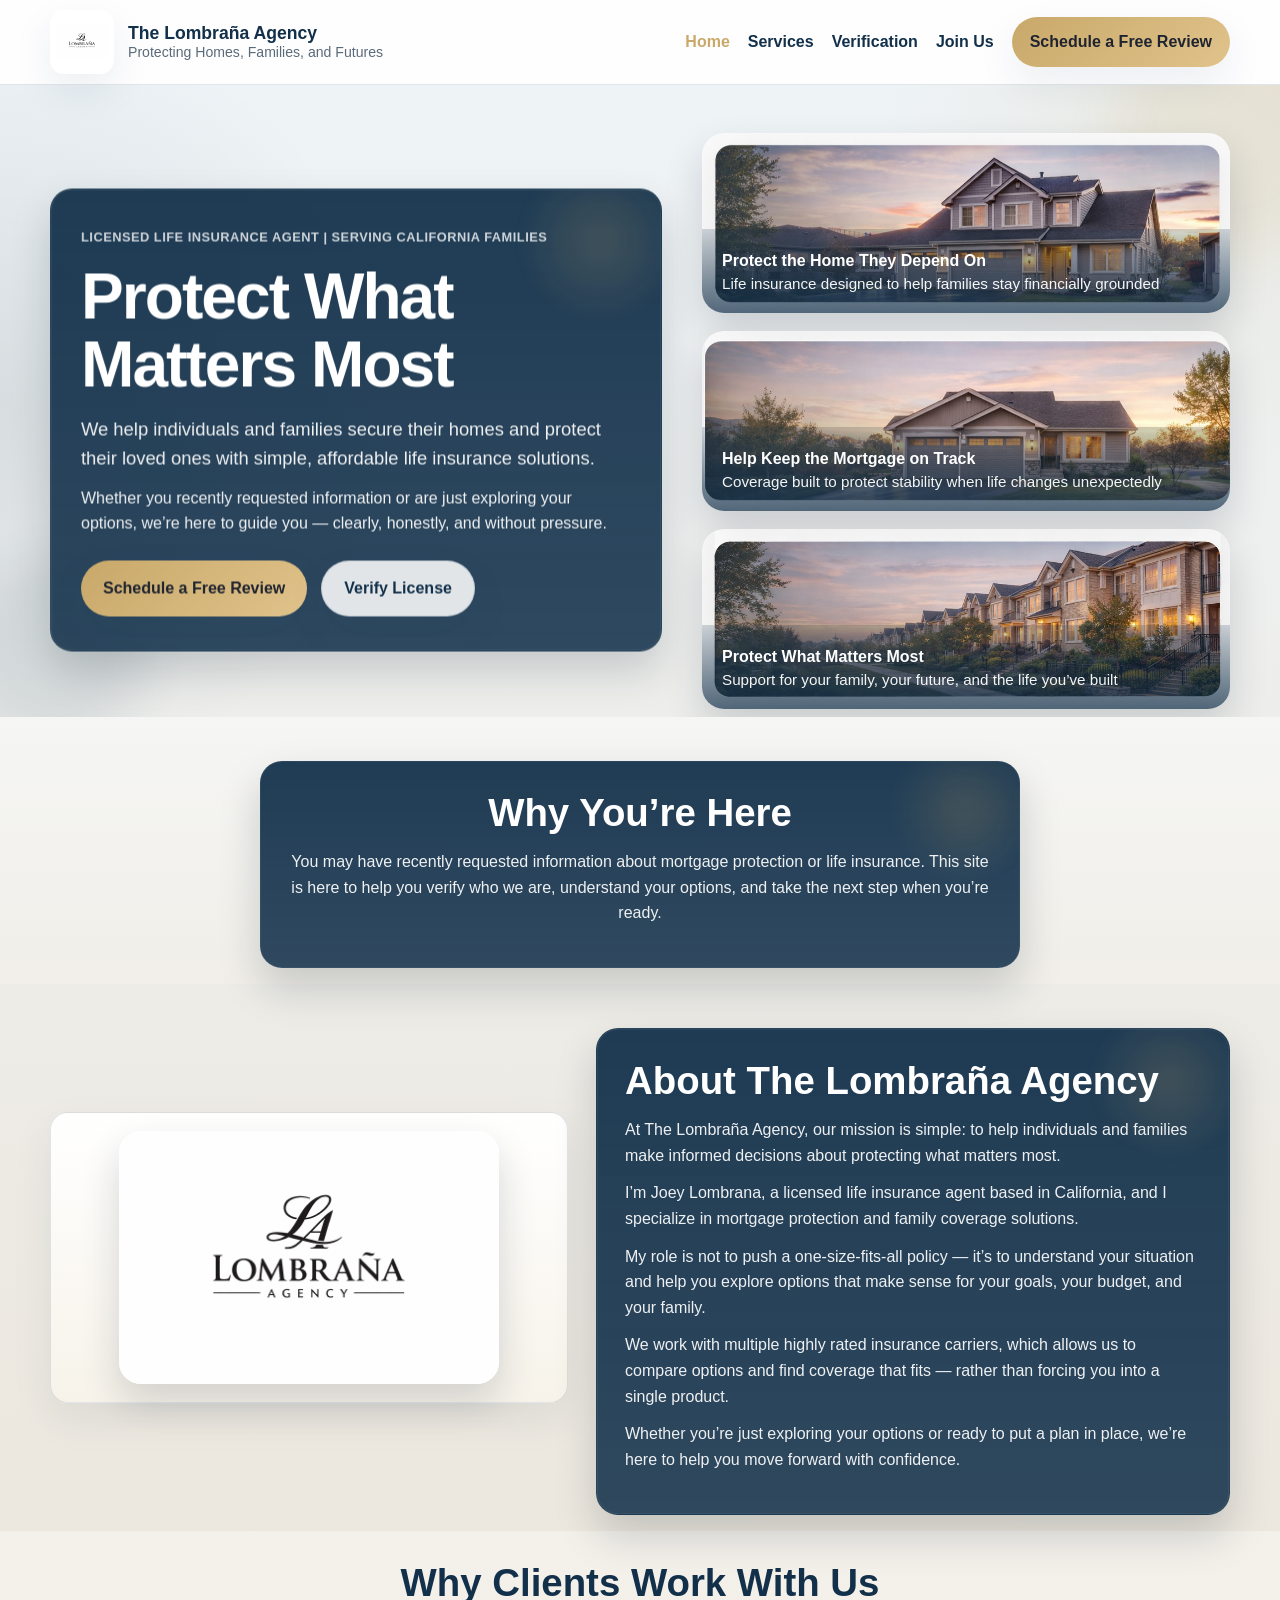
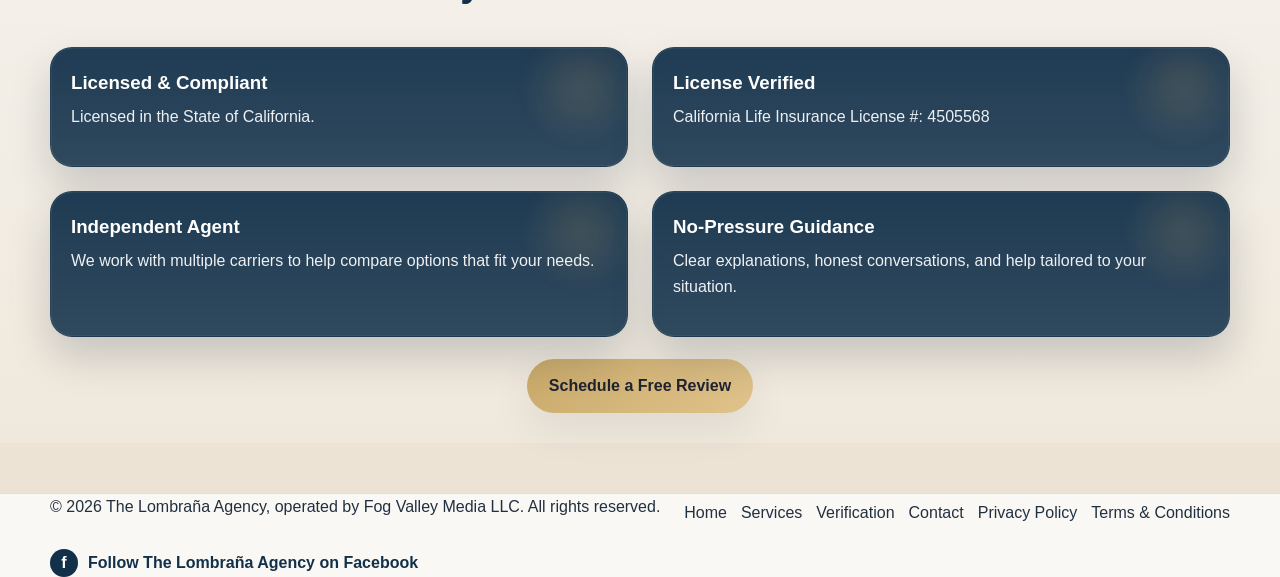
<file: index.html>
<!DOCTYPE html>
<html lang="en">
<head>
  <meta charset="UTF-8" />
  <meta name="viewport" content="width=device-width, initial-scale=1.0" />
  <title>The Lombraña Agency | Protecting Homes, Families, and Futures</title>
  <meta name="description" content="The Lombraña Agency helps individuals and families secure their homes and protect their loved ones with simple, affordable life insurance solutions." />
 <!-- Open Graph / Social Preview -->
<meta property="og:title" content="The Lombraña Agency" />
<meta property="og:description" content="Protecting What Matters Most. Life insurance solutions designed for your family’s future." />
<meta property="og:image" content="https://www.lombranaagency.com/social_image.png" />
<meta property="og:url" content="https://www.lombranaagency.com" />
<meta property="og:type" content="website" />

<!-- Twitter / iMessage Preview -->
<meta name="twitter:card" content="summary_large_image" />
<meta name="twitter:title" content="The Lombraña Agency" />
<meta name="twitter:description" content="Protecting What Matters Most." />
<meta name="twitter:image" content="https://www.lombranaagency.com/social_image.png" />
  <link rel="stylesheet" href="styles.css" />

  <style>
    .hero {
      position: relative;
      overflow: hidden;
      background:
        radial-gradient(circle at top right, rgba(201, 169, 106, 0.16), transparent 28%),
        radial-gradient(circle at left center, rgba(18, 48, 74, 0.10), transparent 30%);
    }

    .hero::before,
    .hero::after {
      content: "";
      position: absolute;
      border-radius: 999px;
      pointer-events: none;
      filter: blur(24px);
      opacity: 0.8;
    }

    .hero::before {
      width: 240px;
      height: 240px;
      top: -70px;
      right: -70px;
      background: rgba(201, 169, 106, 0.14);
    }

    .hero::after {
      width: 190px;
      height: 190px;
      left: -40px;
      bottom: -30px;
      background: rgba(18, 48, 74, 0.10);
    }

    .hero-grid,
    .about-grid {
      position: relative;
      z-index: 1;
    }

    .section {
      position: relative;
      overflow: visible;
    }

    .why-here {
      background: linear-gradient(180deg, rgba(255,255,255,0.45), rgba(247,243,234,0.35));
    }

    .trust {
      background: linear-gradient(180deg, rgba(255,255,255,0.40), rgba(247,243,234,0.32));
    }

    .hero-copy,
    .why-here .container.narrow,
    .about-copy,
    .trust-card {
      position: relative;
      background: linear-gradient(180deg, rgba(18, 48, 74, 0.94), rgba(18, 48, 74, 0.87));
      color: #ffffff;
      border-radius: 22px;
      box-shadow:
        0 20px 42px rgba(10, 25, 41, 0.18),
        0 0 0 1px rgba(255,255,255,0.05) inset;
      transition: transform 0.35s ease, box-shadow 0.35s ease;
      will-change: transform;
      overflow: hidden;
      z-index: 1;
    }

    .hero-copy::before,
    .why-here .container.narrow::before,
    .about-copy::before,
    .trust-card::before {
      content: "";
      position: absolute;
      inset: -1px;
      border-radius: inherit;
      padding: 1px;
      background: linear-gradient(
        135deg,
        rgba(201, 169, 106, 0.56),
        rgba(255, 255, 255, 0.08),
        rgba(201, 169, 106, 0.22)
      );
      -webkit-mask:
        linear-gradient(#fff 0 0) content-box,
        linear-gradient(#fff 0 0);
      -webkit-mask-composite: xor;
      mask-composite: exclude;
      pointer-events: none;
      opacity: 0.85;
    }

    .hero-copy::after,
    .why-here .container.narrow::after,
    .about-copy::after,
    .trust-card::after {
      content: "";
      position: absolute;
      border-radius: 999px;
      pointer-events: none;
      opacity: 0.9;
      filter: blur(10px);
      background: radial-gradient(circle, rgba(201, 169, 106, 0.22), transparent 68%);
    }

    .hero-copy::after {
      width: 170px;
      height: 170px;
      top: -34px;
      right: -24px;
    }

    .why-here .container.narrow::after {
      width: 150px;
      height: 150px;
      top: -26px;
      right: -20px;
    }

    .about-copy::after {
      width: 160px;
      height: 160px;
      top: -28px;
      right: -20px;
    }

    .trust-card::after {
      width: 120px;
      height: 120px;
      top: -20px;
      right: -14px;
    }

    .hero-copy:hover,
    .why-here .container.narrow:hover,
    .about-copy:hover,
    .trust-card:hover {
      box-shadow:
        0 26px 48px rgba(10, 25, 41, 0.24),
        0 0 0 1px rgba(255,255,255,0.07) inset,
        0 0 22px rgba(201, 169, 106, 0.12);
    }

    .hero-copy:hover,
    .about-copy:hover,
    .trust-card:hover {
      transform: translateY(-4px);
    }

    .why-here .container.narrow:hover {
      transform: translateY(-3px);
    }

    .hero-copy {
      padding: 34px 30px;
    }

    .hero-copy .eyebrow,
    .hero-copy h1,
    .hero-copy .hero-subheadline,
    .hero-copy .hero-support,
    .hero-actions,
    .why-here h2,
    .why-here p,
    .about-copy h2,
    .about-copy p,
    .trust h2,
    .trust-card h3,
    .trust-card p {
      position: relative;
      z-index: 1;
    }

    .hero-copy .eyebrow {
      color: rgba(255,255,255,0.78);
    }

    .hero-copy h1,
    .why-here h2,
    .about-copy h2,
    .trust h2,
    .trust-card h3 {
      color: #ffffff;
    }

    .hero-copy .hero-subheadline,
    .hero-copy .hero-support,
    .why-here p,
    .about-copy p,
    .trust-card p {
      color: rgba(255,255,255,0.92);
    }

    .hero-actions {
      margin-top: 24px;
    }

    .hero-visual {
      width: 100%;
    }

    .art-grid {
      display: grid;
      grid-template-columns: 1fr;
      gap: 18px;
    }

    .art-card {
      position: relative;
      height: 180px;
      overflow: hidden;
      border-radius: 22px;
      box-shadow:
        0 18px 38px rgba(10, 25, 41, 0.16),
        0 0 0 1px rgba(255,255,255,0.06) inset;
      transition: transform 0.35s ease, box-shadow 0.35s ease;
      background-size: cover;
      background-position: center;
      background-repeat: no-repeat;
    }

    .art-card:hover {
      transform: translateY(-6px);
      box-shadow:
        0 26px 48px rgba(10, 25, 41, 0.22),
        0 0 20px rgba(201, 169, 106, 0.10);
    }

    .art-card::before {
      content: "";
      position: absolute;
      inset: -1px;
      border-radius: inherit;
      padding: 1px;
      background: linear-gradient(
        135deg,
        rgba(201, 169, 106, 0.45),
        rgba(255,255,255,0.06),
        rgba(201, 169, 106, 0.18)
      );
      -webkit-mask:
        linear-gradient(#fff 0 0) content-box,
        linear-gradient(#fff 0 0);
      -webkit-mask-composite: xor;
      mask-composite: exclude;
      pointer-events: none;
      opacity: 0.7;
      z-index: 2;
    }

    .art-overlay {
      position: absolute;
      left: 0;
      right: 0;
      bottom: 0;
      padding: 22px 20px 18px;
      background: linear-gradient(180deg, rgba(18, 48, 74, 0.18), rgba(18, 48, 74, 0.72));
      z-index: 1;
    }

    .art-overlay strong,
    .art-overlay span {
      color: #ffffff;
      display: block;
    }

    .art-overlay strong {
      margin-bottom: 4px;
      font-size: 1rem;
      line-height: 1.2;
    }

    .art-overlay span {
      font-size: 0.95rem;
      line-height: 1.35;
    }

    .why-here .container.narrow {
      padding: 30px 28px;
      text-align: center;
      max-width: 760px;
    }

    .about-copy {
      padding: 30px 28px;
    }

    .about-image-wrap {
      display: flex;
      justify-content: center;
      align-items: center;
    }

    .about-image {
      width: 100%;
      max-width: 380px;
      border-radius: 22px;
      background: rgba(255,255,255,0.92);
      box-shadow:
        0 18px 38px rgba(10, 25, 41, 0.16),
        0 0 0 1px rgba(255,255,255,0.08) inset;
      transition: transform 0.35s ease, box-shadow 0.35s ease;
    }

    .about-image:hover {
      transform: translateY(-6px);
      box-shadow:
        0 26px 48px rgba(10, 25, 41, 0.22),
        0 0 20px rgba(201, 169, 106, 0.10);
    }

    .trust > .container > h2 {
      text-align: center;
      margin-bottom: 28px;
      color: var(--navy);
    }

    .trust-grid {
      gap: 24px;
    }

    .trust-card {
      padding: 24px 20px;
    }

    .centered-cta {
      margin-top: 12px;
    }

    .reveal {
      opacity: 0;
      transform: translateY(28px);
      transition: opacity 0.7s ease, transform 0.7s ease;
      will-change: opacity, transform;
    }

    .reveal.is-visible {
      opacity: 1;
      transform: translateY(0);
    }

    .parallax-card {
      transform: translate3d(0, 0, 0);
      transition:
        opacity 0.7s ease,
        transform 0.7s ease,
        box-shadow 0.35s ease;
    }

    .parallax-card.is-visible {
      transform: translate3d(0, 0, 0);
    }

    .delay-1 { transition-delay: 0.08s; }
    .delay-2 { transition-delay: 0.16s; }
    .delay-3 { transition-delay: 0.24s; }

    @media (max-width: 900px) {
      .hero-copy,
      .why-here .container.narrow,
      .about-copy,
      .trust-card,
      .art-card {
        border-radius: 20px;
      }

      .hero-copy {
        padding: 28px 22px;
      }

      .about-copy,
      .why-here .container.narrow {
        padding: 24px 20px;
      }

      .hero-copy::after,
      .why-here .container.narrow::after,
      .about-copy::after {
        width: 120px;
        height: 120px;
        top: -20px;
        right: -12px;
      }

      .art-card {
        height: 170px;
      }
    }

    @media (max-width: 640px) {
      .hero-copy,
      .why-here .container.narrow,
      .about-copy,
      .trust-card,
      .art-card {
        border-radius: 18px;
      }

      .hero-copy {
        padding: 24px 18px;
      }

      .about-copy,
      .why-here .container.narrow,
      .trust-card {
        padding: 22px 18px;
      }

      .hero-copy::after,
      .why-here .container.narrow::after,
      .about-copy::after,
      .trust-card::after {
        width: 100px;
        height: 100px;
      }

      .art-card {
        height: 155px;
      }

      .art-overlay {
        padding: 18px 16px 14px;
      }
    }

    @media (prefers-reduced-motion: reduce) {
      .reveal,
      .parallax-card,
      .hero-copy,
      .why-here .container.narrow,
      .about-copy,
      .trust-card,
      .art-card,
      .about-image {
        transition: none !important;
        transform: none !important;
      }
    }
  </style>
</head>
<body>
  <header class="site-header">
    <div class="container nav-wrap">
      <a href="index.html" class="brand" aria-label="The Lombraña Agency home">
        <img src="Lombrana Agency.png" alt="The Lombraña Agency logo" class="brand-logo" />
        <div class="brand-text">
          <span class="brand-name">The Lombraña Agency</span>
          <span class="brand-tagline">Protecting Homes, Families, and Futures</span>
        </div>
      </a>

      <button class="menu-toggle" aria-label="Open menu" aria-expanded="false">☰</button>

      <nav class="site-nav">
        <a href="index.html" class="active">Home</a>
        <a href="services.html">Services</a>
        <a href="verification.html">Verification</a>
        <a href="join-us.html">Join Us</a>
        <a href="contact.html" class="nav-cta">Schedule a Free Review</a>
      </nav>
    </div>
  </header>

  <main>
    <section class="hero">
      <div class="container hero-grid">
        <div class="hero-copy reveal is-visible parallax-card" data-parallax-speed="0.10">
          <p class="eyebrow">Licensed Life Insurance Agent | Serving California Families</p>
          <h1>Protect What Matters Most</h1>
          <p class="hero-subheadline">
            We help individuals and families secure their homes and protect their loved ones with simple, affordable life insurance solutions.
          </p>
          <p class="hero-support">
            Whether you recently requested information or are just exploring your options, we’re here to guide you — clearly, honestly, and without pressure.
          </p>

          <div class="hero-actions">
            <a href="contact.html" class="btn btn-primary">Schedule a Free Review</a>
            <a href="verification.html" class="btn btn-secondary">Verify License</a>
          </div>
        </div>

        <div class="hero-visual reveal is-visible delay-1">
          <div class="art-grid">

            <div class="art-card" style="background-image: url('suburban.jpg');">
              <div class="art-overlay">
                <strong>Protect the Home They Depend On</strong>
                <span>Life insurance designed to help families stay financially grounded</span>
              </div>
            </div>

            <div class="art-card" style="background-image: url('starter.jpg');">
              <div class="art-overlay">
                <strong>Help Keep the Mortgage on Track</strong>
                <span>Coverage built to protect stability when life changes unexpectedly</span>
              </div>
            </div>

            <div class="art-card" style="background-image: url('townhome.jpg');">
              <div class="art-overlay">
                <strong>Protect What Matters Most</strong>
                <span>Support for your family, your future, and the life you’ve built</span>
              </div>
            </div>

          </div>
        </div>
      </div>
    </section>

    <section class="why-here section">
      <div class="container narrow reveal parallax-card" data-parallax-speed="0.12">
        <h2>Why You’re Here</h2>
        <p>
          You may have recently requested information about mortgage protection or life insurance.
          This site is here to help you verify who we are, understand your options, and take the next step when you’re ready.
        </p>
      </div>
    </section>

    <section class="about section">
      <div class="container about-grid">
        <div class="about-image-wrap reveal">
          <img src="Lombrana Agency.png" alt="The Lombraña Agency" class="about-image" />
        </div>

        <div class="about-copy reveal delay-1 parallax-card" data-parallax-speed="0.13">
          <h2>About The Lombraña Agency</h2>
          <p>
            At The Lombraña Agency, our mission is simple: to help individuals and families make informed decisions about protecting what matters most.
          </p>
          <p>
            I’m Joey Lombrana, a licensed life insurance agent based in California, and I specialize in mortgage protection and family coverage solutions.
          </p>
          <p>
            My role is not to push a one-size-fits-all policy — it’s to understand your situation and help you explore options that make sense for your goals, your budget, and your family.
          </p>
          <p>
            We work with multiple highly rated insurance carriers, which allows us to compare options and find coverage that fits — rather than forcing you into a single product.
          </p>
          <p>
            Whether you’re just exploring your options or ready to put a plan in place, we’re here to help you move forward with confidence.
          </p>
        </div>
      </div>
    </section>

    <section class="trust section">
      <div class="container">
        <h2 class="reveal">Why Clients Work With Us</h2>
        <div class="trust-grid">
          <div class="trust-card reveal parallax-card" data-parallax-speed="0.10">
            <h3>Licensed & Compliant</h3>
            <p>Licensed in the State of California.</p>
          </div>
          <div class="trust-card reveal delay-1 parallax-card" data-parallax-speed="0.11">
            <h3>License Verified</h3>
            <p>California Life Insurance License #: 4505568</p>
          </div>
          <div class="trust-card reveal delay-2 parallax-card" data-parallax-speed="0.12">
            <h3>Independent Agent</h3>
            <p>We work with multiple carriers to help compare options that fit your needs.</p>
          </div>
          <div class="trust-card reveal delay-3 parallax-card" data-parallax-speed="0.13">
            <h3>No-Pressure Guidance</h3>
            <p>Clear explanations, honest conversations, and help tailored to your situation.</p>
          </div>
        </div>

        <div class="centered-cta section-sm reveal">
          <a href="contact.html" class="btn btn-primary">Schedule a Free Review</a>
        </div>
      </div>
    </section>
  </main>

  <footer class="site-footer">
    <div class="container footer-inner">
      <p>© <span id="year"></span> The Lombraña Agency, operated by Fog Valley Media LLC. All rights reserved.</p>
      <nav class="footer-nav">
        <a href="index.html">Home</a>
        <a href="services.html">Services</a>
        <a href="verification.html">Verification</a>
        <a href="contact.html">Contact</a>
        <a href="privacy.html">Privacy Policy</a>
        <a href="terms.html">Terms &amp; Conditions</a>
      </nav>
      <a
        class="social-link"
        href="https://www.facebook.com/profile.php?id=61577456360968"
        target="_blank"
        rel="noopener noreferrer"
        aria-label="Follow The Lombraña Agency on Facebook"
      >
        <span class="social-icon">f</span>
        <span>Follow The Lombraña Agency on Facebook</span>
      </a>
    </div>
  </footer>

  <script src="script.js"></script>
  <script>
    document.addEventListener("DOMContentLoaded", () => {
      const revealItems = document.querySelectorAll(".reveal:not(.is-visible)");
      const parallaxCards = document.querySelectorAll(".parallax-card");
      const reducedMotion = window.matchMedia("(prefers-reduced-motion: reduce)").matches;

      const observer = new IntersectionObserver((entries) => {
        entries.forEach((entry) => {
          if (entry.isIntersecting) {
            entry.target.classList.add("is-visible");
            observer.unobserve(entry.target);
          }
        });
      }, {
        threshold: 0.14
      });

      revealItems.forEach((item) => observer.observe(item));

      if (!reducedMotion && parallaxCards.length) {
        let ticking = false;

        const updateParallax = () => {
          parallaxCards.forEach((card) => {
            const rect = card.getBoundingClientRect();
            const speed = parseFloat(card.dataset.parallaxSpeed || "0.12");
            const viewportCenter = window.innerHeight / 2;
            const cardCenter = rect.top + rect.height / 2;
            const distance = cardCenter - viewportCenter;
            const offset = Math.max(Math.min(distance * speed, 14), -14);

            if (card.classList.contains("is-visible")) {
              card.style.transform = `translate3d(0, ${offset}px, 0)`;
            }
          });

          ticking = false;
        };

        const requestTick = () => {
          if (!ticking) {
            window.requestAnimationFrame(updateParallax);
            ticking = true;
          }
        };

        updateParallax();
        window.addEventListener("scroll", requestTick, { passive: true });
        window.addEventListener("resize", requestTick);
      }
    });
  </script>
</body>
</html>
</file>
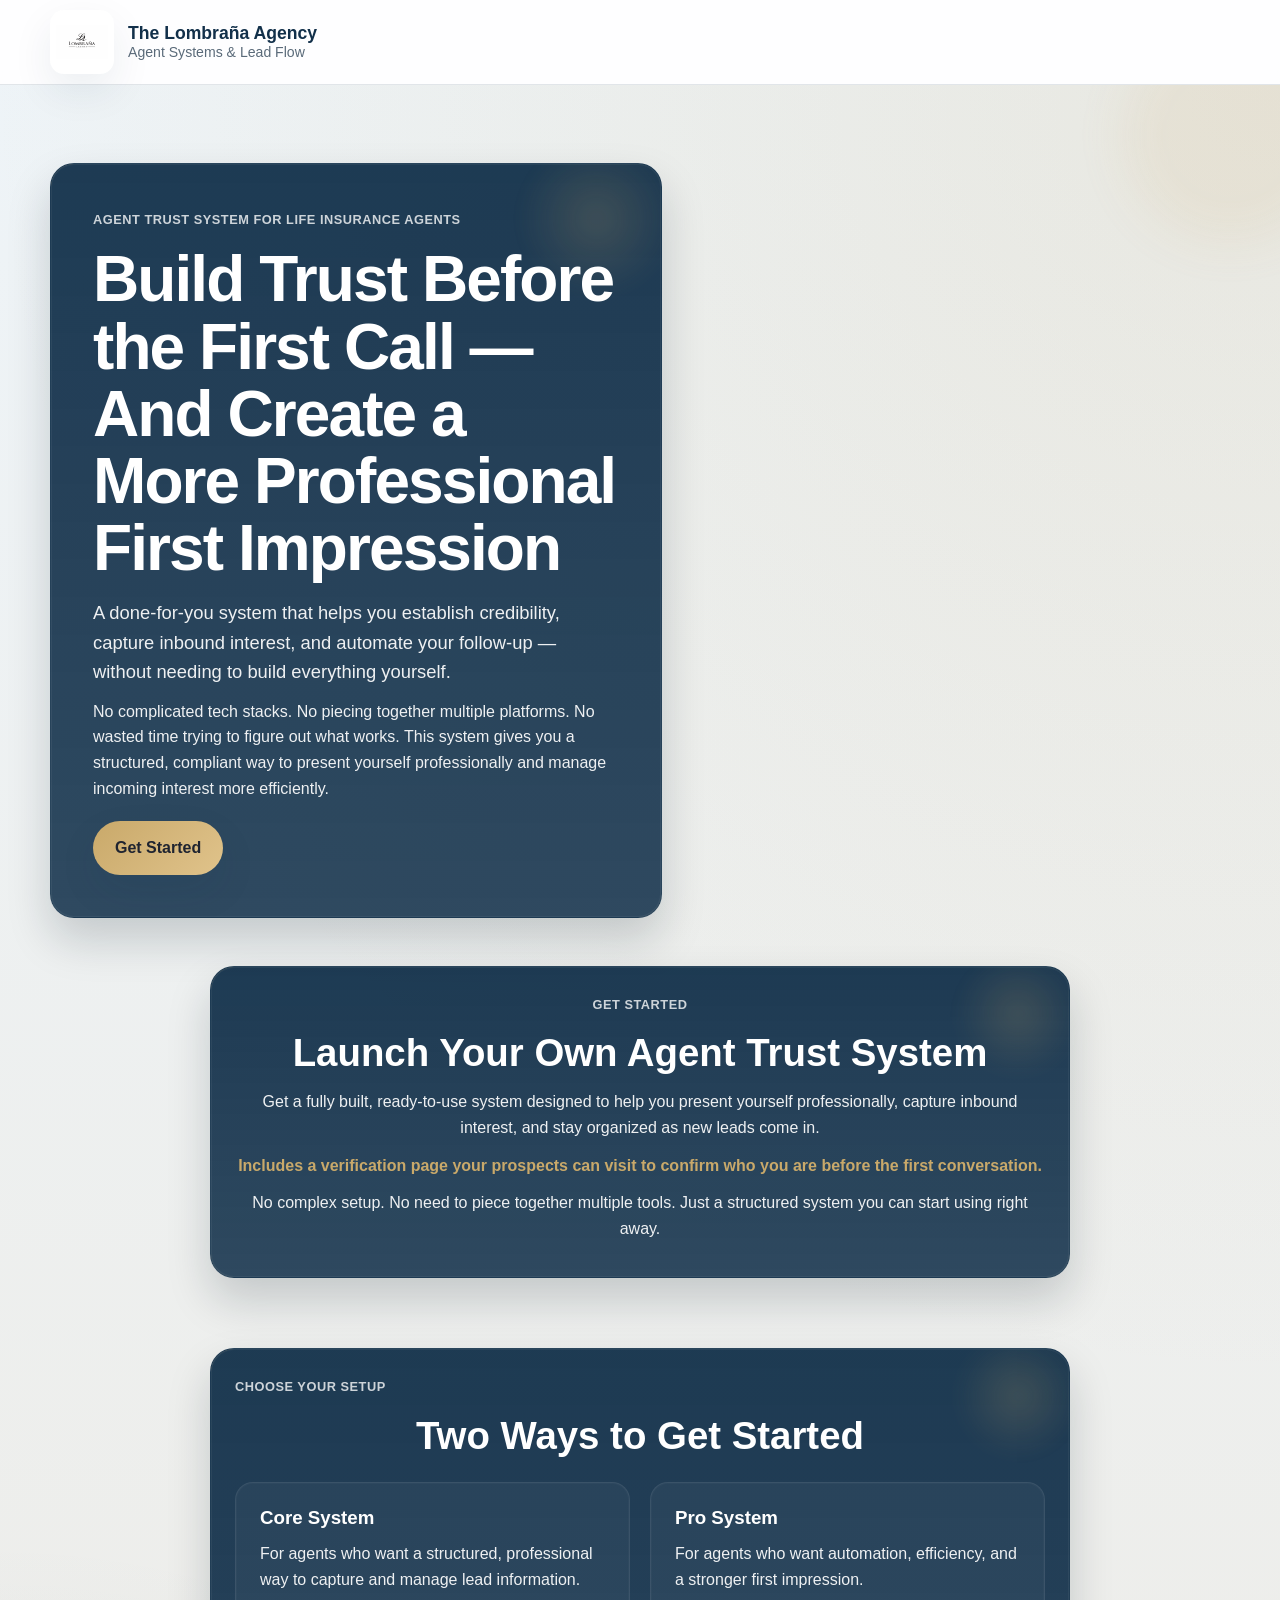
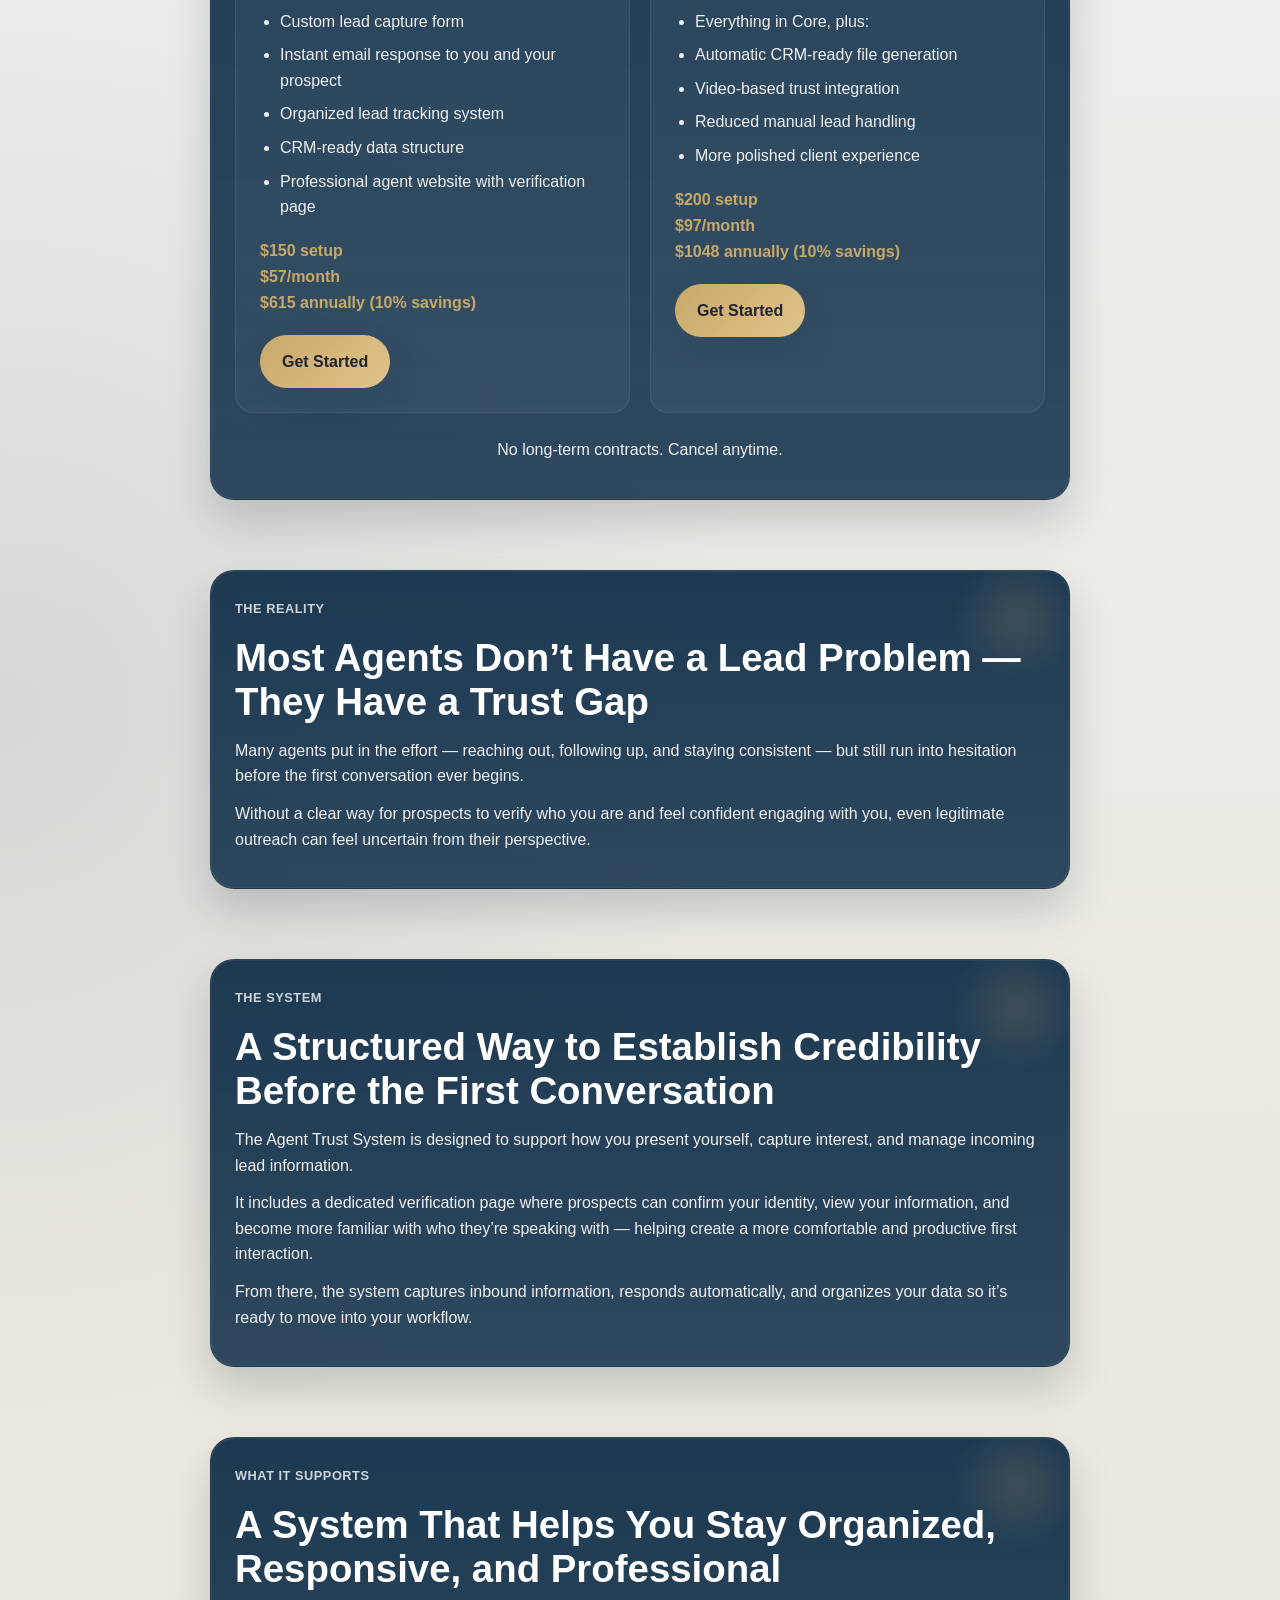
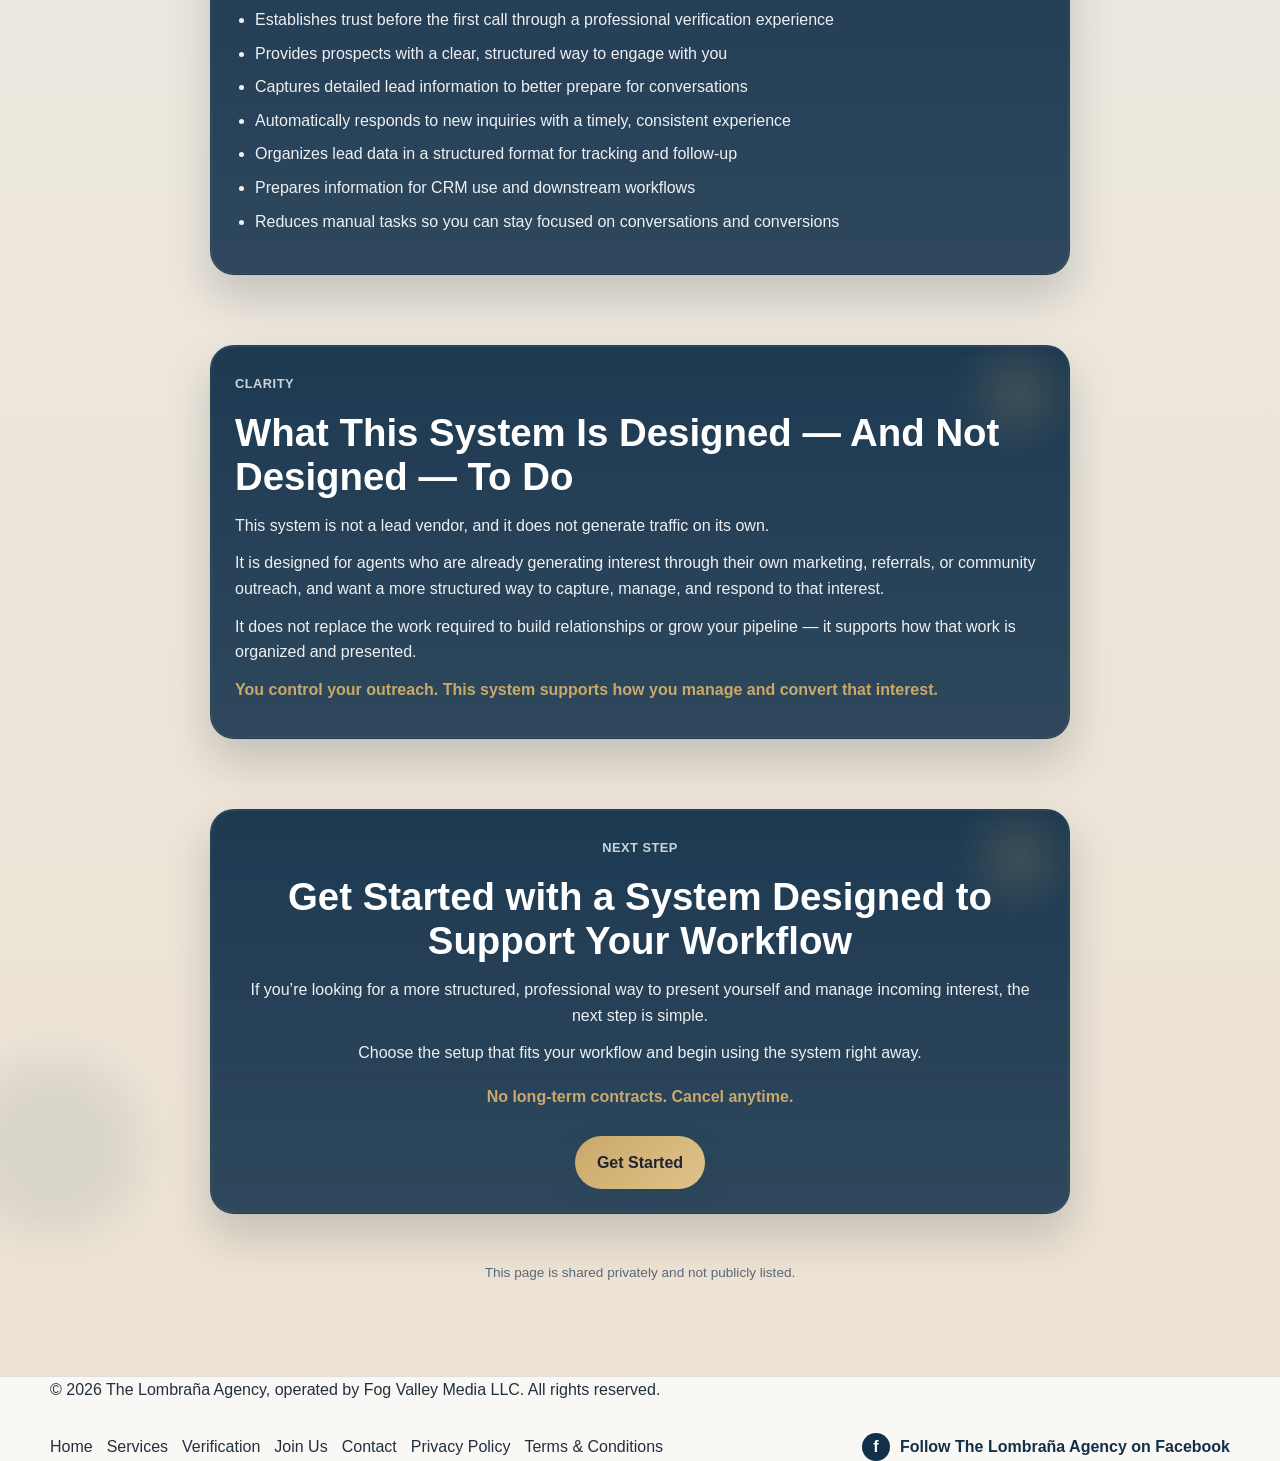
<file: agent-trust-system.html>
<!DOCTYPE html>
<html lang="en">
<head>
  <meta charset="UTF-8" />
  <meta name="viewport" content="width=device-width, initial-scale=1.0" />

  <title>Agent Trust System | Fog Valley Media LLC</title>

  <!-- 🔒 Prevent search engines -->
  <meta name="robots" content="noindex, nofollow">

  <link rel="stylesheet" href="styles.css" />
  <style>
    .lead-page {
      position: relative;
      overflow: hidden;
      background:
        radial-gradient(circle at top right, rgba(201, 169, 106, 0.16), transparent 28%),
        radial-gradient(circle at left center, rgba(18, 48, 74, 0.10), transparent 30%);
    }

    .lead-page::before,
    .lead-page::after {
      content: "";
      position: absolute;
      border-radius: 999px;
      pointer-events: none;
      filter: blur(24px);
      opacity: 0.8;
    }

    .lead-page::before {
      width: 220px;
      height: 220px;
      top: -60px;
      right: -60px;
      background: rgba(201, 169, 106, 0.14);
    }

    .lead-page::after {
      width: 180px;
      height: 180px;
      left: -36px;
      bottom: 90px;
      background: rgba(18, 48, 74, 0.10);
    }

    .lead-page .hero-copy,
    .lead-page .form-shell {
      position: relative;
      background: linear-gradient(180deg, rgba(18, 48, 74, 0.95), rgba(18, 48, 74, 0.87));
      color: #ffffff;
      border-radius: 24px;
      box-shadow:
        0 22px 44px rgba(10, 25, 41, 0.18),
        0 0 0 1px rgba(255,255,255,0.05) inset;
      overflow: hidden;
    }

    .lead-page .hero-copy::before,
    .lead-page .form-shell::before {
      content: "";
      position: absolute;
      inset: -1px;
      border-radius: inherit;
      padding: 1px;
      background: linear-gradient(
        135deg,
        rgba(201, 169, 106, 0.56),
        rgba(255, 255, 255, 0.08),
        rgba(201, 169, 106, 0.22)
      );
      -webkit-mask:
        linear-gradient(#fff 0 0) content-box,
        linear-gradient(#fff 0 0);
      -webkit-mask-composite: xor;
      mask-composite: exclude;
      pointer-events: none;
      opacity: 0.85;
    }

    .lead-page .hero-copy::after,
    .lead-page .form-shell::after {
      content: "";
      position: absolute;
      border-radius: 999px;
      pointer-events: none;
      opacity: 0.9;
      filter: blur(10px);
      background: radial-gradient(circle, rgba(201, 169, 106, 0.22), transparent 68%);
    }

    .lead-page .hero-copy::after {
      width: 165px;
      height: 165px;
      top: -28px;
      right: -18px;
    }

    .lead-page .form-shell::after {
      width: 130px;
      height: 130px;
      top: -18px;
      right: -14px;
    }

    .lead-page .hero-copy,
    .lead-page .form-shell {
      transition: transform 0.35s ease, box-shadow 0.35s ease;
    }

    .lead-page .hero-copy:hover,
    .lead-page .form-shell:hover {
      transform: translateY(-4px);
      box-shadow:
        0 28px 52px rgba(10, 25, 41, 0.24),
        0 0 0 1px rgba(255,255,255,0.07) inset,
        0 0 22px rgba(201, 169, 106, 0.12);
    }

    .lead-page .hero-copy h1,
    .lead-page .hero-copy .hero-subheadline,
    .lead-page .hero-copy .hero-support,
    .lead-page .hero-copy .eyebrow,
    .lead-page .form-shell h2,
    .lead-page .form-shell h3,
    .lead-page .form-shell p,
    .lead-page .form-shell li,
    .lead-page .form-shell .eyebrow {
      position: relative;
      z-index: 1;
    }

    .lead-page .hero-copy h1,
    .lead-page .form-shell h2,
    .lead-page .form-shell h3 {
      color: #ffffff;
    }

    .lead-page .hero-copy .eyebrow,
    .lead-page .form-shell .eyebrow {
      color: rgba(255,255,255,0.78);
    }

    .lead-page .hero-copy .hero-subheadline,
    .lead-page .hero-copy .hero-support,
    .lead-page .form-shell p,
    .lead-page .form-shell li {
      color: rgba(255,255,255,0.92);
    }

    .lead-page .form-shell ul {
      padding-left: 20px;
    }

    .lead-page .form-shell li {
      margin-bottom: 8px;
    }

    .lead-page .form-shell p.gold-callout {
      font-weight: 800;
      color: #c9a96a !important;
    }

    .pricing-grid {
      display: flex;
      flex-wrap: wrap;
      gap: 20px;
      margin-top: 24px;
      align-items: stretch;
    }

    .pricing-card {
      flex: 1 1 280px;
      min-width: 260px;
      position: relative;
      z-index: 1;
      background: rgba(255, 255, 255, 0.04);
      border: 1px solid rgba(255,255,255,0.08);
      border-radius: 18px;
      padding: 24px;
      box-shadow: inset 0 0 0 1px rgba(255,255,255,0.02);
    }

    .pricing-card h3 {
      margin-top: 0;
      margin-bottom: 12px;
    }

    .pricing-card p,
    .pricing-card li {
      color: rgba(255,255,255,0.92);
    }

    .pricing-block {
      margin-top: 18px;
      font-weight: 800;
      color: #c9a96a;
      line-height: 1.65;
    }

    .pricing-card .btn-wrap {
      margin-top: 18px;
    }

    .lead-page .private-note {
      margin-top: 18px;
      font-size: 0.85rem;
      color: var(--text-soft);
      text-align: center;
    }

    @media (max-width: 900px) {
      .lead-page .hero-copy,
      .lead-page .form-shell {
        border-radius: 20px;
      }
    }

    @media (max-width: 640px) {
      .lead-page .hero-copy,
      .lead-page .form-shell,
      .pricing-card {
        border-radius: 18px;
      }

      .lead-page .hero-copy::after,
      .lead-page .form-shell::after {
        width: 105px;
        height: 105px;
      }
    }
  </style>
</head>

<body>

  <header class="site-header">
    <div class="container nav-wrap">
      <a href="index.html" class="brand">
        <img src="Lombrana Agency.png" class="brand-logo" alt="The Lombraña Agency logo" />
        <div class="brand-text">
          <span class="brand-name">The Lombraña Agency</span>
          <span class="brand-tagline">Agent Systems &amp; Lead Flow</span>
        </div>
      </a>
    </div>
  </header>

  <main class="section lead-page">

    <!-- HERO -->
    <section class="hero">
      <div class="container hero-grid">
        <div class="hero-copy reveal is-visible parallax-card" data-parallax-speed="0.10">
          <p class="eyebrow">Agent Trust System for Life Insurance Agents</p>

          <h1>
            Build Trust Before the First Call —<br />
            And Create a More Professional First Impression
          </h1>

          <p class="hero-subheadline">
            A done-for-you system that helps you establish credibility, capture inbound interest, and automate your follow-up — without needing to build everything yourself.
          </p>

          <p class="hero-support">
            No complicated tech stacks. No piecing together multiple platforms. No wasted time trying to figure out what works.
            This system gives you a structured, compliant way to present yourself professionally and manage incoming interest more efficiently.
          </p>

          <div class="hero-actions">
            <a href="agent-setup.html" class="btn btn-primary">Get Started</a>
          </div>
        </div>
      </div>
    </section>

    <!-- OFFER INTRO -->
    <section class="section">
      <div class="container narrow">
        <div class="form-shell" style="margin-top: 10px; text-align: center;">
          <p class="eyebrow">Get Started</p>

          <h2>Launch Your Own Agent Trust System</h2>

          <p>
            Get a fully built, ready-to-use system designed to help you present yourself professionally, capture inbound interest, and stay organized as new leads come in.
          </p>

          <p class="gold-callout">
            Includes a verification page your prospects can visit to confirm who you are before the first conversation.
          </p>

          <p>
            No complex setup. No need to piece together multiple tools. Just a structured system you can start using right away.
          </p>
        </div>
      </div>
    </section>

    <!-- PRICING -->
    <section class="section">
      <div class="container narrow">
        <div class="form-shell" style="margin-top: 10px;">
          <p class="eyebrow" style="text-align: center;">Choose Your Setup</p>
          <h2 style="text-align: center;">Two Ways to Get Started</h2>

          <div class="pricing-grid">

            <div class="pricing-card">
              <h3>Core System</h3>

              <p>
                For agents who want a structured, professional way to capture and manage lead information.
              </p>

              <ul>
                <li>Custom lead capture form</li>
                <li>Instant email response to you and your prospect</li>
                <li>Organized lead tracking system</li>
                <li>CRM-ready data structure</li>
                <li>Professional agent website with verification page</li>
              </ul>

              <div class="pricing-block">
                $150 setup<br />
                $57/month<br />
                $615 annually (10% savings)
              </div>

              <div class="btn-wrap">
                <a href="agent-setup.html" class="btn btn-primary">Get Started</a>
              </div>
            </div>

            <div class="pricing-card">
              <h3>Pro System</h3>

              <p>
                For agents who want automation, efficiency, and a stronger first impression.
              </p>

              <ul>
                <li>Everything in Core, plus:</li>
                <li>Automatic CRM-ready file generation</li>
                <li>Video-based trust integration</li>
                <li>Reduced manual lead handling</li>
                <li>More polished client experience</li>
              </ul>

              <div class="pricing-block">
                $200 setup<br />
                $97/month<br />
                $1048 annually (10% savings)
              </div>

              <div class="btn-wrap">
                <a href="agent-setup.html" class="btn btn-primary">Get Started</a>
              </div>
            </div>

          </div>

          <p style="text-align: center; margin-top: 24px;">
            No long-term contracts. Cancel anytime.
          </p>
        </div>
      </div>
    </section>

    <!-- REALITY -->
    <section class="section">
      <div class="container narrow">
        <div class="form-shell" style="margin-top: 10px;">
          <p class="eyebrow">The Reality</p>
          <h2>Most Agents Don’t Have a Lead Problem — They Have a Trust Gap</h2>

          <p>
            Many agents put in the effort — reaching out, following up, and staying consistent — but still run into hesitation before the first conversation ever begins.
          </p>

          <p>
            Without a clear way for prospects to verify who you are and feel confident engaging with you, even legitimate outreach can feel uncertain from their perspective.
          </p>
        </div>
      </div>
    </section>

    <!-- SYSTEM -->
    <section class="section">
      <div class="container narrow">
        <div class="form-shell" style="margin-top: 10px;">
          <p class="eyebrow">The System</p>
          <h2>A Structured Way to Establish Credibility Before the First Conversation</h2>

          <p>
            The Agent Trust System is designed to support how you present yourself, capture interest, and manage incoming lead information.
          </p>

          <p>
            It includes a dedicated verification page where prospects can confirm your identity, view your information, and become more familiar with who they’re speaking with — helping create a more comfortable and productive first interaction.
          </p>

          <p>
            From there, the system captures inbound information, responds automatically, and organizes your data so it’s ready to move into your workflow.
          </p>
        </div>
      </div>
    </section>

    <!-- WHAT IT SUPPORTS -->
    <section class="section">
      <div class="container narrow">
        <div class="form-shell" style="margin-top: 10px;">
          <p class="eyebrow">What It Supports</p>
          <h2>A System That Helps You Stay Organized, Responsive, and Professional</h2>

          <ul>
            <li>Establishes trust before the first call through a professional verification experience</li>
            <li>Provides prospects with a clear, structured way to engage with you</li>
            <li>Captures detailed lead information to better prepare for conversations</li>
            <li>Automatically responds to new inquiries with a timely, consistent experience</li>
            <li>Organizes lead data in a structured format for tracking and follow-up</li>
            <li>Prepares information for CRM use and downstream workflows</li>
            <li>Reduces manual tasks so you can stay focused on conversations and conversions</li>
          </ul>
        </div>
      </div>
    </section>

    <!-- CLARITY -->
    <section class="section">
      <div class="container narrow">
        <div class="form-shell" style="margin-top: 10px;">
          <p class="eyebrow">Clarity</p>
          <h2>What This System Is Designed — And Not Designed — To Do</h2>

          <p>
            This system is not a lead vendor, and it does not generate traffic on its own.
          </p>

          <p>
            It is designed for agents who are already generating interest through their own marketing, referrals, or community outreach, and want a more structured way to capture, manage, and respond to that interest.
          </p>

          <p>
            It does not replace the work required to build relationships or grow your pipeline — it supports how that work is organized and presented.
          </p>

          <p class="gold-callout">
            You control your outreach. This system supports how you manage and convert that interest.
          </p>
        </div>
      </div>
    </section>

    <!-- FINAL CTA -->
    <section class="section">
      <div class="container narrow">
        <div class="form-shell" style="margin-top: 10px; text-align: center;">
          <p class="eyebrow">Next Step</p>

          <h2>Get Started with a System Designed to Support Your Workflow</h2>

          <p>
            If you’re looking for a more structured, professional way to present yourself and manage incoming interest, the next step is simple.
          </p>

          <p>
            Choose the setup that fits your workflow and begin using the system right away.
          </p>

          <p class="gold-callout" style="margin-top: 18px;">
            No long-term contracts. Cancel anytime.
          </p>

          <div style="margin-top: 26px;">
            <a href="agent-setup.html" class="btn btn-primary">Get Started</a>
          </div>
        </div>
      </div>
    </section>

    <div class="container narrow">
      <p class="private-note">
        This page is shared privately and not publicly listed.
      </p>
    </div>
  </main>

  <footer class="site-footer">
    <div class="container footer-inner">
      <p>© <span id="year"></span> The Lombraña Agency, operated by Fog Valley Media LLC. All rights reserved.</p>

      <nav class="footer-nav">
        <a href="https://www.lombranaagency.com/index.html" target="_blank" rel="noopener noreferrer">Home</a>
        <a href="https://www.lombranaagency.com/services.html" target="_blank" rel="noopener noreferrer">Services</a>
        <a href="https://www.lombranaagency.com/verification.html" target="_blank" rel="noopener noreferrer">Verification</a>
        <a href="https://www.lombranaagency.com/join-us.html" target="_blank" rel="noopener noreferrer">Join Us</a>
        <a href="https://www.lombranaagency.com/contact.html" target="_blank" rel="noopener noreferrer">Contact</a>
        <a href="https://www.lombranaagency.com/privacy.html" target="_blank" rel="noopener noreferrer">Privacy Policy</a>
        <a href="https://www.lombranaagency.com/terms.html" target="_blank" rel="noopener noreferrer">Terms &amp; Conditions</a>
      </nav>

      <a
        class="social-link"
        href="https://www.facebook.com/profile.php?id=61577456360968"
        target="_blank"
        rel="noopener noreferrer"
        aria-label="Follow The Lombraña Agency on Facebook"
      >
        <span class="social-icon">f</span>
        <span>Follow The Lombraña Agency on Facebook</span>
      </a>
    </div>
  </footer>

  <script src="script.js"></script>
</body>
</html>
</file>
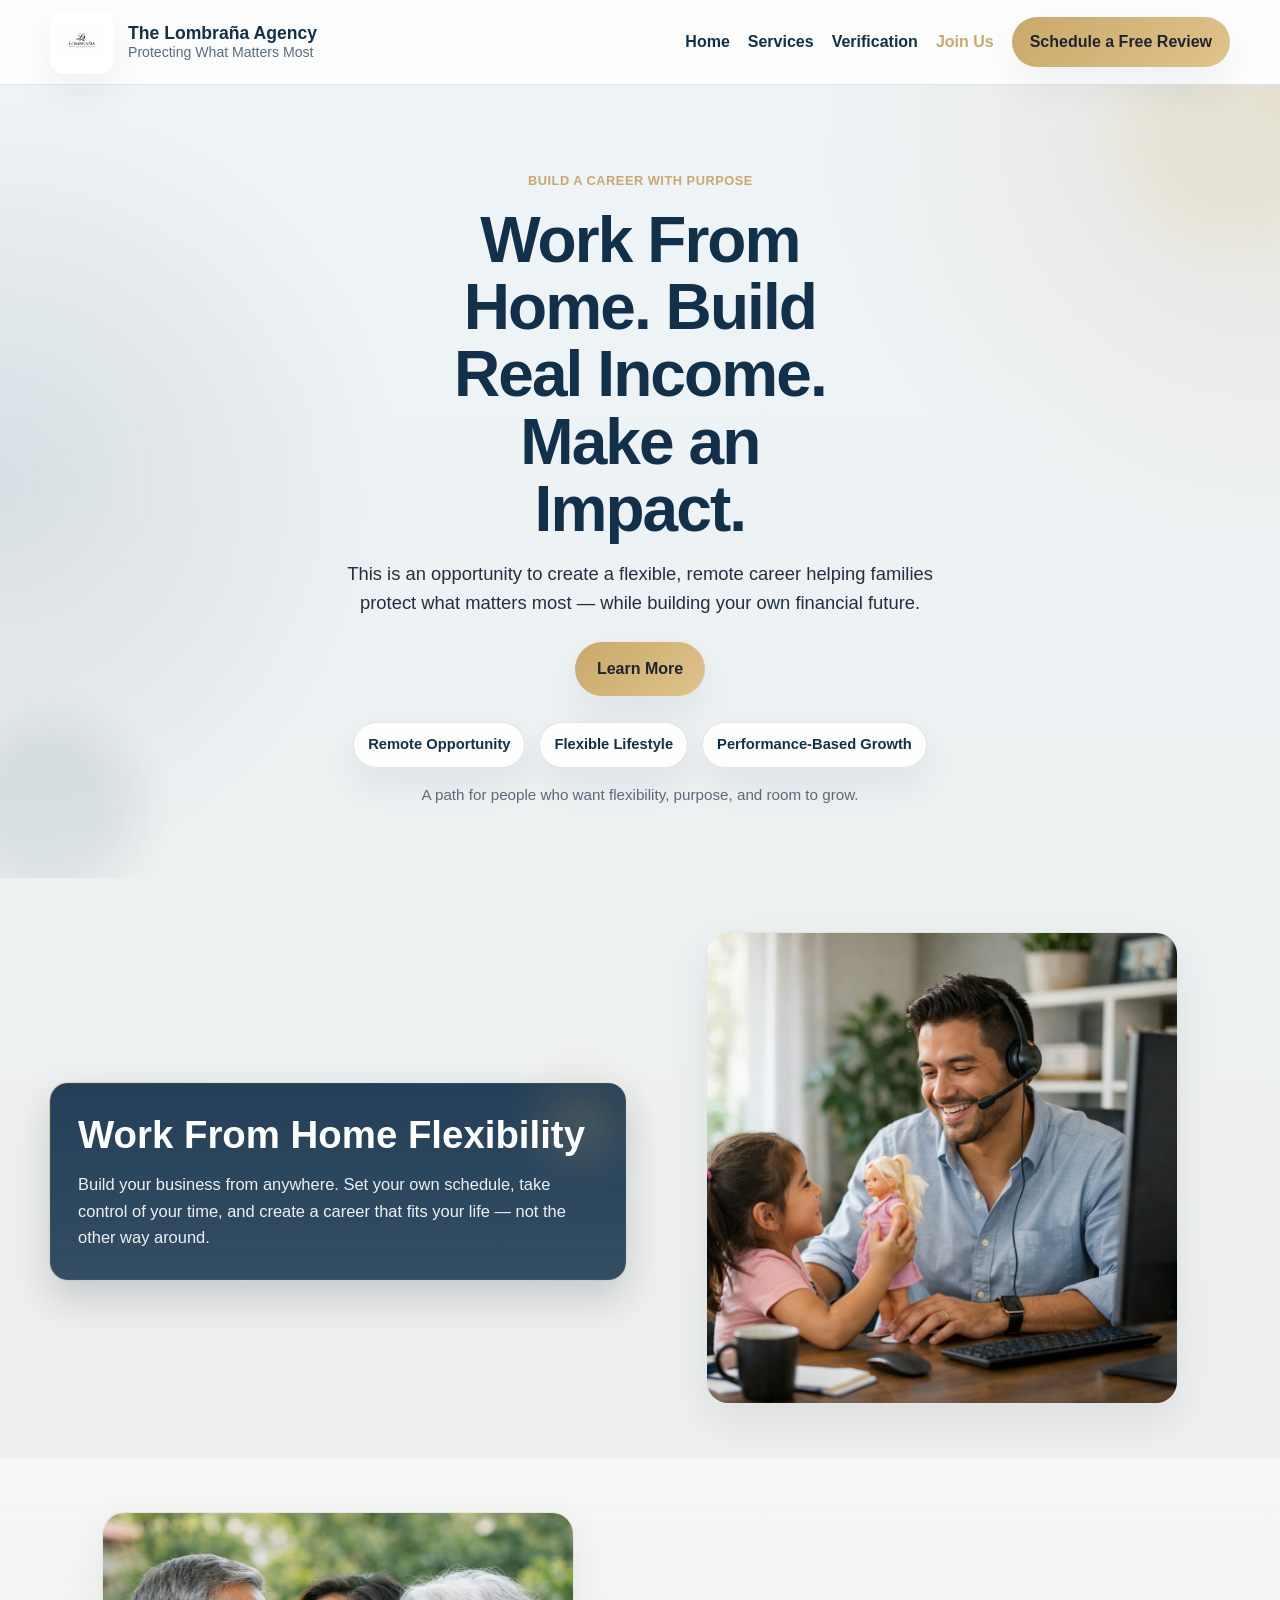
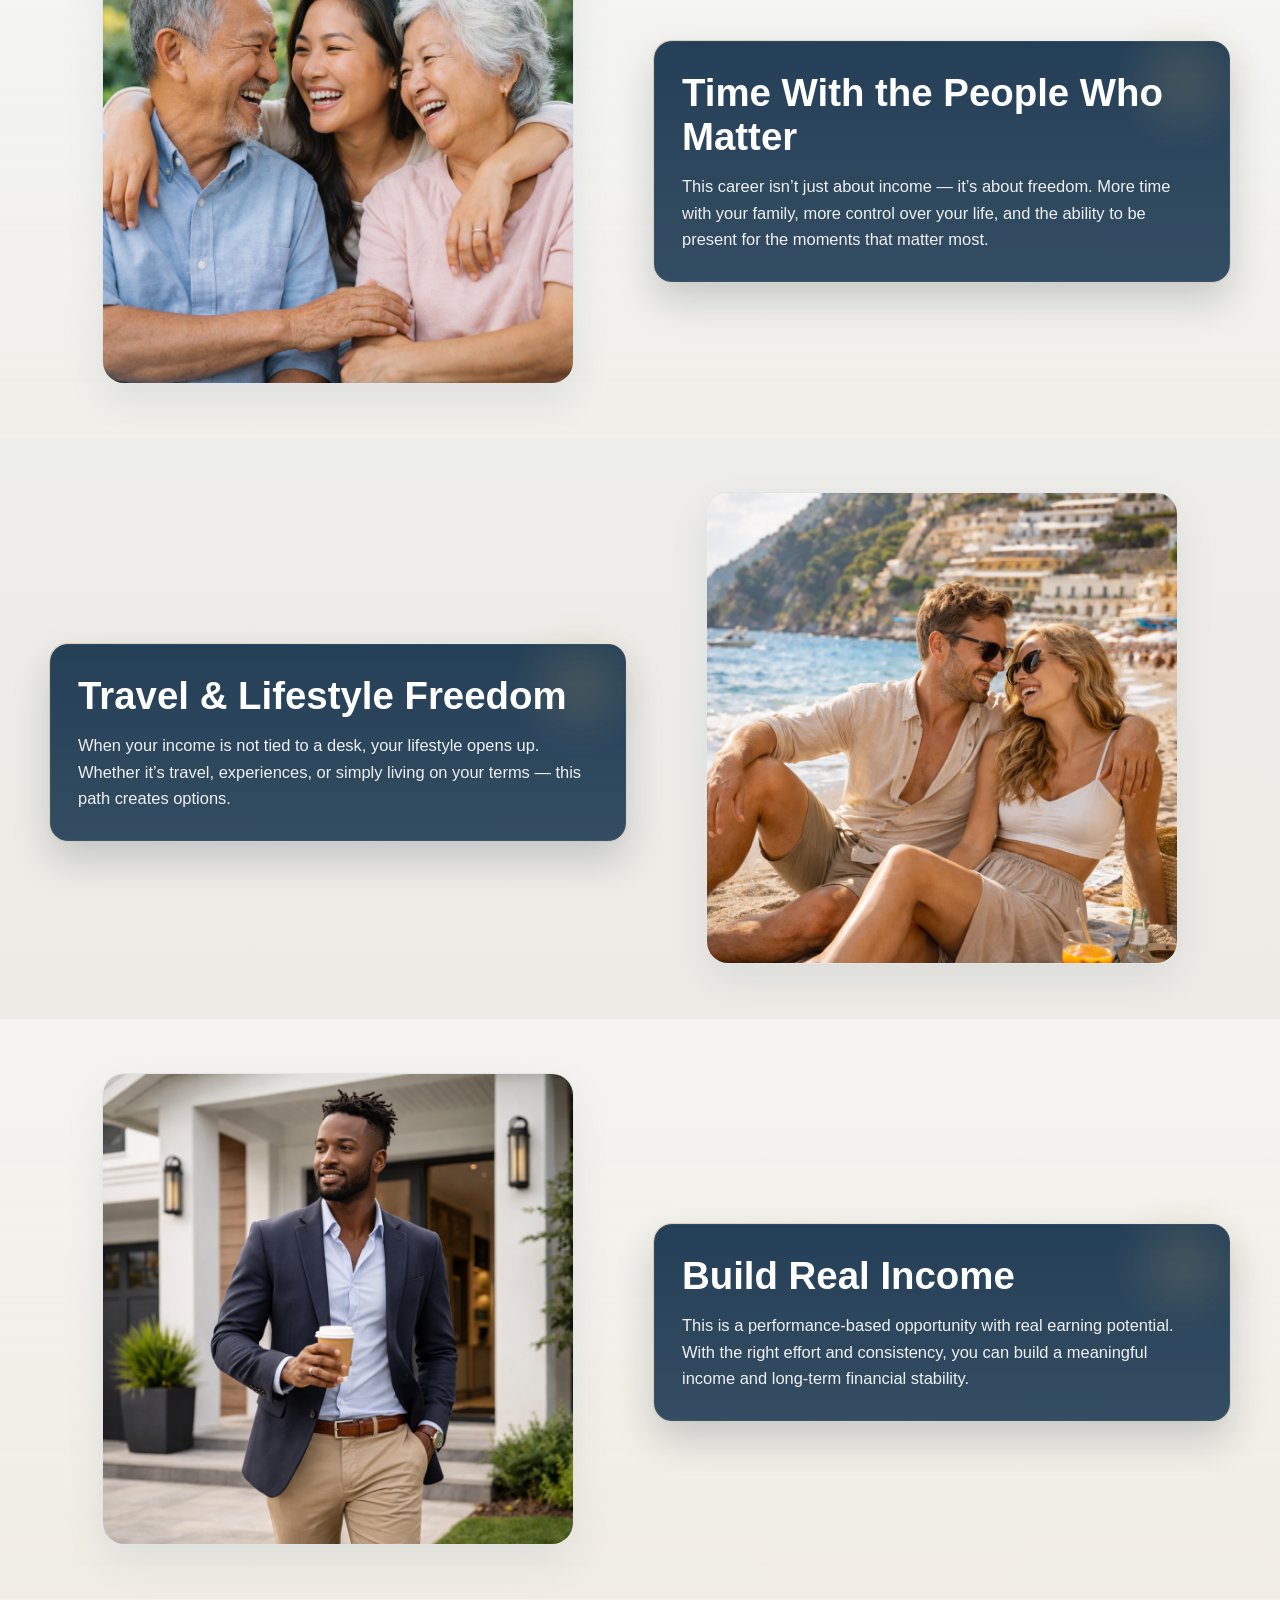
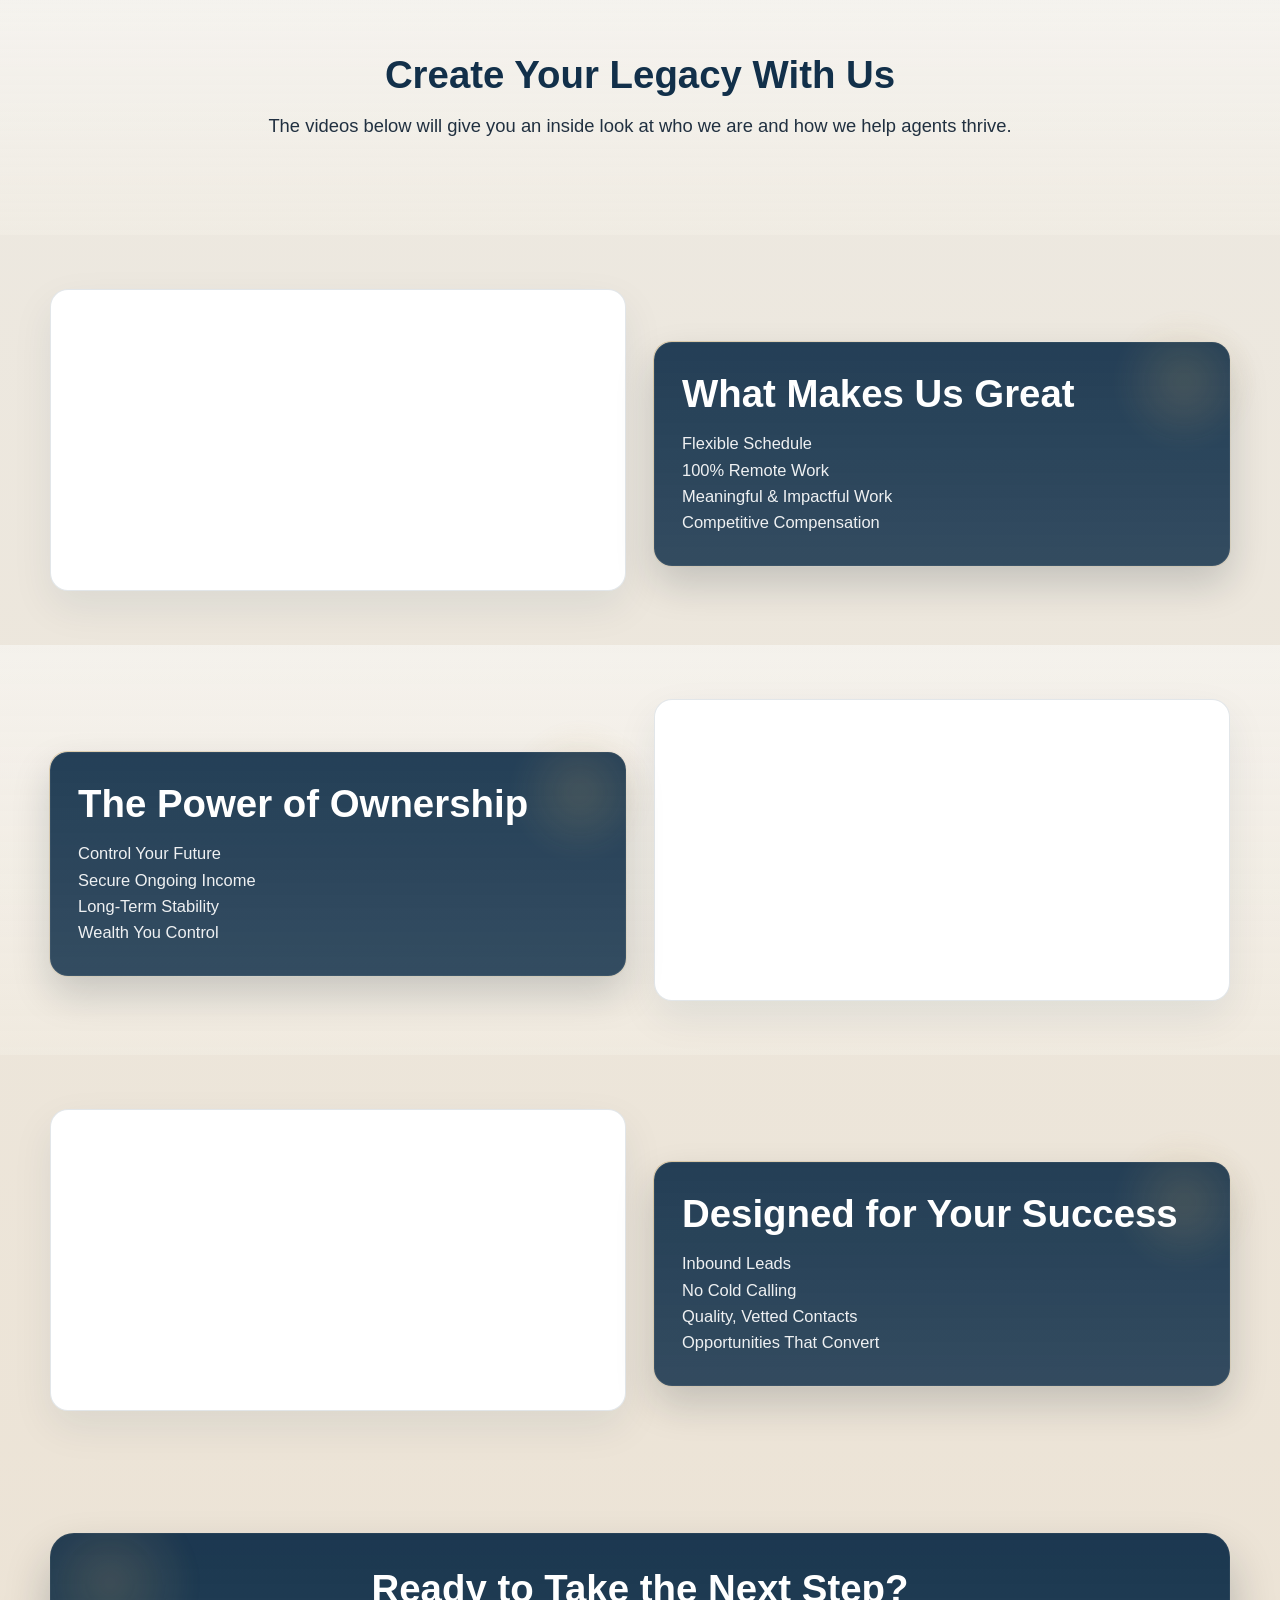
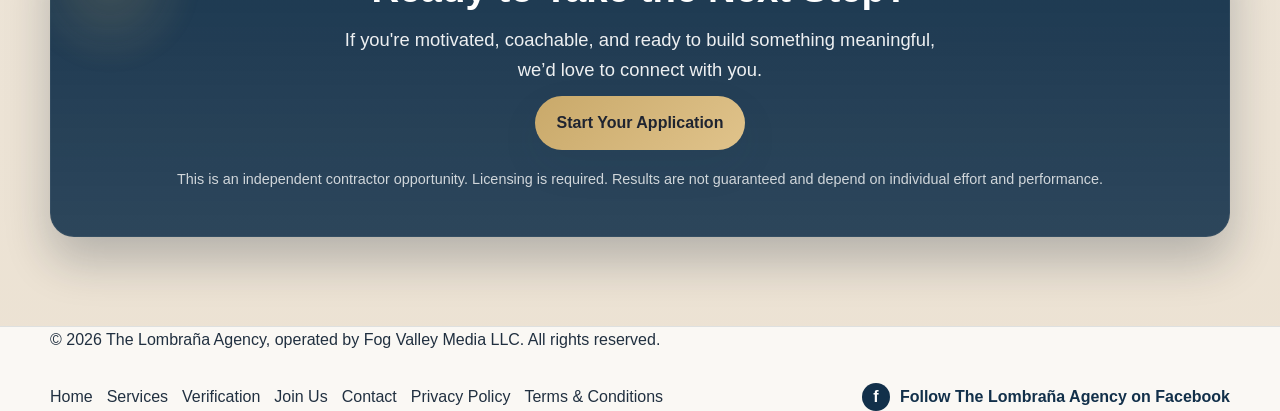
<file: join-us.html>
<!DOCTYPE html>
<html lang="en">
<head>
  <meta charset="UTF-8" />
  <meta name="viewport" content="width=device-width, initial-scale=1.0" />
  <title>Join Us | The Lombraña Agency</title>
  <meta name="description" content="Build a career as a licensed life insurance agent. Work from home, create income, and protect what matters most." />
  <link rel="stylesheet" href="styles.css?v=2" />

  <style>
    .join-hero {
      position: relative;
      padding: 82px 0 58px;
      overflow: hidden;
      background:
        radial-gradient(circle at top right, rgba(201, 169, 106, 0.18), transparent 32%),
        radial-gradient(circle at left center, rgba(18, 48, 74, 0.10), transparent 30%);
    }

    .join-hero::before,
    .join-hero::after {
      content: "";
      position: absolute;
      border-radius: 999px;
      pointer-events: none;
      filter: blur(24px);
      opacity: 0.8;
    }

    .join-hero::before {
      width: 220px;
      height: 220px;
      top: -60px;
      right: -60px;
      background: rgba(201, 169, 106, 0.14);
    }

    .join-hero::after {
      width: 180px;
      height: 180px;
      left: -40px;
      bottom: -20px;
      background: rgba(18, 48, 74, 0.10);
    }

    .join-hero-inner {
      position: relative;
      z-index: 1;
      text-align: center;
    }

    .join-hero .page-title {
      max-width: 10.5ch;
      margin-left: auto;
      margin-right: auto;
    }

    .join-hero .page-intro {
      max-width: 62ch;
      margin-left: auto;
      margin-right: auto;
    }

    .join-hero-actions {
      display: flex;
      justify-content: center;
      gap: 14px;
      flex-wrap: wrap;
      margin-top: 24px;
    }

    .join-subnote {
      margin-top: 16px;
      color: var(--text-soft);
      font-size: 0.95rem;
    }

    .join-section {
      padding: 54px 0;
      position: relative;
      overflow: visible;
    }

    .join-section-alt {
      background: linear-gradient(180deg, rgba(255,255,255,0.45), rgba(247,243,234,0.35));
    }

    .join-grid {
      display: grid;
      grid-template-columns: 1.08fr 1.08fr;
      gap: 28px;
      align-items: center;
    }

    .join-copy {
      position: relative;
      background: linear-gradient(180deg, rgba(18, 48, 74, 0.92), rgba(18, 48, 74, 0.85));
      padding: 30px 28px;
      border-radius: 18px;
      color: #ffffff;
      box-shadow:
        0 18px 38px rgba(10, 25, 41, 0.18),
        0 0 0 1px rgba(255,255,255,0.05) inset;
      transition: transform 0.35s ease, box-shadow 0.35s ease;
      will-change: transform;
      z-index: 1;
    }

    .join-copy::before,
    .join-cta-panel::before {
      content: "";
      position: absolute;
      inset: -1px;
      border-radius: inherit;
      padding: 1px;
      background: linear-gradient(
        135deg,
        rgba(201, 169, 106, 0.55),
        rgba(255, 255, 255, 0.08),
        rgba(201, 169, 106, 0.22)
      );
      -webkit-mask:
        linear-gradient(#fff 0 0) content-box,
        linear-gradient(#fff 0 0);
      -webkit-mask-composite: xor;
      mask-composite: exclude;
      pointer-events: none;
      opacity: 0.85;
    }

    .join-copy::after,
    .join-cta-panel::after {
      content: "";
      position: absolute;
      border-radius: 999px;
      pointer-events: none;
      opacity: 0.9;
      filter: blur(10px);
    }

    .join-copy::after {
      width: 140px;
      height: 140px;
      top: -30px;
      right: -24px;
      background: radial-gradient(circle, rgba(201, 169, 106, 0.22), transparent 68%);
    }

    .join-copy:hover {
      transform: translateY(-4px);
      box-shadow:
        0 24px 44px rgba(10, 25, 41, 0.24),
        0 0 0 1px rgba(255,255,255,0.07) inset,
        0 0 22px rgba(201, 169, 106, 0.12);
    }

    .join-copy h2 {
      margin-bottom: 14px;
      color: #ffffff;
      position: relative;
      z-index: 1;
    }

    .join-copy p {
      color: rgba(255, 255, 255, 0.92);
      margin: 0;
      font-size: 1.03rem;
      position: relative;
      z-index: 1;
    }

    .join-image-wrap {
      display: flex;
      align-items: center;
      justify-content: center;
    }

    .join-image-frame {
      width: 82%;
      max-width: 520px;
      border-radius: 22px;
      overflow: hidden;
      background: rgba(255,255,255,0.92);
      border: 1px solid var(--border);
      box-shadow: var(--shadow);
      transform: translateY(0);
      transition: transform 0.35s ease, box-shadow 0.35s ease;
    }

    .join-image-frame:hover {
      transform: translateY(-6px);
      box-shadow: var(--shadow-hover);
    }

    .join-image {
      display: block;
      width: 100%;
      height: auto;
    }

    .join-highlight-bar {
      display: flex;
      justify-content: center;
      gap: 14px;
      flex-wrap: wrap;
      margin-top: 26px;
    }

    .join-pill {
      padding: 10px 14px;
      border-radius: 999px;
      background: rgba(255,255,255,0.92);
      border: 1px solid var(--border);
      box-shadow: var(--shadow);
      color: var(--navy);
      font-weight: 700;
      font-size: 0.92rem;
    }

    .join-cta-panel {
      position: relative;
      text-align: center;
      padding: 34px 28px;
      border-radius: 24px;
      background: linear-gradient(180deg, rgba(18, 48, 74, 0.96), rgba(18, 48, 74, 0.88));
      color: #ffffff;
      box-shadow:
        0 24px 46px rgba(10, 25, 41, 0.24),
        0 0 0 1px rgba(255,255,255,0.05) inset;
      transition: transform 0.35s ease, box-shadow 0.35s ease;
      will-change: transform;
      overflow: hidden;
    }

    .join-cta-panel::after {
      width: 180px;
      height: 180px;
      top: -40px;
      left: -30px;
      background: radial-gradient(circle, rgba(201, 169, 106, 0.22), transparent 68%);
    }

    .join-cta-panel:hover {
      transform: translateY(-4px);
      box-shadow:
        0 28px 52px rgba(10, 25, 41, 0.28),
        0 0 0 1px rgba(255,255,255,0.07) inset,
        0 0 24px rgba(201, 169, 106, 0.12);
    }

    .join-cta-panel h2,
    .join-cta-panel .page-intro,
    .join-cta-panel .join-disclaimer,
    .join-cta-panel .btn {
      position: relative;
      z-index: 1;
    }

    .join-cta-panel h2 {
      color: #ffffff;
    }

    .join-cta-panel .page-intro {
      max-width: 58ch;
      margin-left: auto;
      margin-right: auto;
      color: rgba(255, 255, 255, 0.92);
    }

    .join-disclaimer {
      margin-top: 18px;
      color: rgba(255, 255, 255, 0.78);
      font-size: 0.9rem;
    }
    .join-video-frame {
  width: 100%;
  border-radius: 18px;
  overflow: hidden;
  background: #ffffff;
  border: 1px solid var(--border);
  box-shadow: var(--shadow);
}

.join-video-frame iframe {
  display: block;
  width: 100%;
  height: 300px;
  border: 0;
}

.join-video-copy h2 {
  margin-bottom: 18px;
}

.join-video-copy p {
  margin: 0 0 10px;
}

.join-video-heading {
  text-align: center;
  margin-bottom: 40px;
}
    .join-grid + .join-grid {
  margin-top: 20px;
}

    .reveal {
      opacity: 0;
      transform: translateY(28px);
      transition: opacity 0.7s ease, transform 0.7s ease;
      will-change: opacity, transform;
    }

    .reveal.is-visible {
      opacity: 1;
      transform: translateY(0);
    }

    .parallax-card {
      transform: translate3d(0, 0, 0);
      transition:
        opacity 0.7s ease,
        transform 0.7s ease,
        box-shadow 0.35s ease;
    }

    .parallax-card.is-visible {
      transform: translate3d(0, 0, 0);
    }

    .delay-1 { transition-delay: 0.08s; }
    .delay-2 { transition-delay: 0.16s; }
    .delay-3 { transition-delay: 0.24s; }

    @media (max-width: 900px) {
      .join-grid {
        grid-template-columns: 1fr;
        gap: 28px;
      }

      .join-image-frame {
        width: 82%;
      }

      .join-copy {
        text-align: center;
      }

      .join-copy::after {
        width: 110px;
        height: 110px;
        top: -18px;
        right: -14px;
      }

      .join-cta-panel::after {
        width: 130px;
        height: 130px;
        top: -24px;
        left: -18px;
      }
    }

    @media (max-width: 640px) {
      .join-hero {
        padding: 44px 0 34px;
      }

      .join-section {
        padding: 24px 0;
      }

      .join-image-frame {
        width: 92%;
      }
      .join-video-frame iframe {
       height: 220px;
      }

      .join-hero-actions {
        flex-direction: column;
        align-items: stretch;
      }

      .join-cta-panel {
        padding: 24px 18px;
      }

      .join-copy {
        padding: 22px 18px;
      }
    }

    @media (prefers-reduced-motion: reduce) {
      .reveal,
      .parallax-card,
      .join-image-frame,
      .join-copy,
      .join-cta-panel {
        transition: none !important;
        transform: none !important;
      }
    }
  </style>
</head>

<body>

  <header class="site-header">
    <div class="container nav-wrap">
      <a href="index.html" class="brand" aria-label="The Lombraña Agency home">
        <img src="Lombrana Agency.png" alt="The Lombraña Agency logo" class="brand-logo" />
        <div class="brand-text">
          <span class="brand-name">The Lombraña Agency</span>
          <span class="brand-tagline">Protecting What Matters Most</span>
        </div>
      </a>

      <button class="menu-toggle" aria-label="Open menu" aria-expanded="false">☰</button>

      <nav class="site-nav">
        <a href="index.html">Home</a>
        <a href="services.html">Services</a>
        <a href="verification.html">Verification</a>
        <a href="join-us.html" class="active">Join Us</a>
        <a href="contact.html" class="nav-cta">Schedule a Free Review</a>
      </nav>
    </div>
  </header>

  <main>

    <section class="join-hero">
      <div class="container join-hero-inner">
        <p class="eyebrow reveal is-visible">Build a career with purpose</p>
        <h1 class="page-title reveal is-visible delay-1">Work From Home. Build Real Income. Make an Impact.</h1>
        <p class="page-intro reveal is-visible delay-2">
          This is an opportunity to create a flexible, remote career helping families protect what matters most — while building your own financial future.
        </p>

        <div class="join-hero-actions reveal is-visible delay-3">
          <a href="https://www.lombranaagency.com/agent-setup.html" class="btn btn-primary">Learn More</a>
        </div>

        <div class="join-highlight-bar reveal is-visible delay-3">
          <span class="join-pill">Remote Opportunity</span>
          <span class="join-pill">Flexible Lifestyle</span>
          <span class="join-pill">Performance-Based Growth</span>
        </div>

        <p class="join-subnote reveal is-visible delay-3">
          A path for people who want flexibility, purpose, and room to grow.
        </p>
      </div>
    </section>

    <section class="join-section" id="next-step">
      <div class="container join-grid">
        <div class="join-copy reveal parallax-card" data-parallax-speed="0.12">
          <h2>Work From Home Flexibility</h2>
          <p>
            Build your business from anywhere. Set your own schedule, take control of your time, and create a career that fits your life — not the other way around.
          </p>
        </div>

        <div class="join-image-wrap reveal delay-1">
          <div class="join-image-frame">
            <img src="home-office-family.jpg" alt="Working from home with family" class="join-image" />
          </div>
        </div>
      </div>
    </section>

    <section class="join-section join-section-alt">
      <div class="container join-grid">
        <div class="join-image-wrap reveal">
          <div class="join-image-frame">
            <img src="family-care.jpg" alt="Spending time with family" class="join-image" />
          </div>
        </div>

        <div class="join-copy reveal delay-1 parallax-card" data-parallax-speed="0.15">
          <h2>Time With the People Who Matter</h2>
          <p>
            This career isn’t just about income — it’s about freedom. More time with your family, more control over your life, and the ability to be present for the moments that matter most.
          </p>
        </div>
      </div>
    </section>

    <section class="join-section">
      <div class="container join-grid">
        <div class="join-copy reveal parallax-card" data-parallax-speed="0.13">
          <h2>Travel &amp; Lifestyle Freedom</h2>
          <p>
            When your income is not tied to a desk, your lifestyle opens up. Whether it’s travel, experiences, or simply living on your terms — this path creates options.
          </p>
        </div>

        <div class="join-image-wrap reveal delay-1">
          <div class="join-image-frame">
            <img src="travel-lifestyle.jpg" alt="Travel lifestyle freedom" class="join-image" />
          </div>
        </div>
      </div>
    </section>

    <section class="join-section join-section-alt">
      <div class="container join-grid">
        <div class="join-image-wrap reveal">
          <div class="join-image-frame">
            <img src="financial-success.jpg" alt="Financial success and independence" class="join-image" />
          </div>
        </div>

        <div class="join-copy reveal delay-1 parallax-card" data-parallax-speed="0.14">
          <h2>Build Real Income</h2>
          <p>
            This is a performance-based opportunity with real earning potential. With the right effort and consistency, you can build a meaningful income and long-term financial stability.
          </p>
        </div>
      </div>
    </section>
<section class="join-section join-section-alt">
  <div class="container">

    <div class="reveal is-visible join-video-heading">
      <h2>Create Your Legacy With Us</h2>
      <p class="page-intro">
        The videos below will give you an inside look at who we are and how we help agents thrive.
      </p>
    </div>

  </div>
</section>

<!-- ROW 1 -->
<section class="join-section">
  <div class="container join-grid">

    <div class="join-image-wrap reveal">
      <div class="join-video-frame">
        <iframe src="https://player.vimeo.com/video/1180044458"
          width="100%" height="260" frameborder="0"
          allow="autoplay; fullscreen; picture-in-picture"
          allowfullscreen>
        </iframe>
      </div>
    </div>

    <div class="join-copy reveal delay-1 parallax-card">
      <h2>What Makes Us Great</h2>
      <p>Flexible Schedule</p>
      <p>100% Remote Work</p>
      <p>Meaningful & Impactful Work</p>
      <p>Competitive Compensation</p>
    </div>

  </div>
</section>

<!-- ROW 2 -->
<section class="join-section join-section-alt">
  <div class="container join-grid">

    <div class="join-copy reveal delay-1 parallax-card">
      <h2>The Power of Ownership</h2>
      <p>Control Your Future</p>
      <p>Secure Ongoing Income</p>
      <p>Long-Term Stability</p>
      <p>Wealth You Control</p>
    </div>

    <div class="join-image-wrap reveal">
      <div class="join-video-frame">
        <iframe src="https://player.vimeo.com/video/1180038085"
          width="100%" height="260" frameborder="0"
          allow="autoplay; fullscreen; picture-in-picture"
          allowfullscreen>
        </iframe>
      </div>
    </div>

  </div>
</section>

<!-- ROW 3 -->
<section class="join-section">
  <div class="container join-grid">

    <div class="join-image-wrap reveal">
      <div class="join-video-frame">
        <iframe src="https://player.vimeo.com/video/1180044666"
          width="100%" height="260" frameborder="0"
          allow="autoplay; fullscreen; picture-in-picture"
          allowfullscreen>
        </iframe>
      </div>
    </div>

    <div class="join-copy reveal delay-1 parallax-card">
      <h2>Designed for Your Success</h2>
      <p>Inbound Leads</p>
      <p>No Cold Calling</p>
      <p>Quality, Vetted Contacts</p>
      <p>Opportunities That Convert</p>
    </div>

  </div>
</section>
    <section class="join-section">
      <div class="container">
        <div class="join-cta-panel reveal parallax-card" data-parallax-speed="0.10">
          <h2>Ready to Take the Next Step?</h2>
          <p class="page-intro">
            If you're motivated, coachable, and ready to build something meaningful, we’d love to connect with you.
          </p>

          <a href="https://www.lombranaagency.com/agent-setup.html" class="btn btn-primary">Start Your Application</a>

          <p class="join-disclaimer">
            This is an independent contractor opportunity. Licensing is required. Results are not guaranteed and depend on individual effort and performance.
          </p>
        </div>
      </div>
    </section>

  </main>

  <footer class="site-footer">
    <div class="container footer-inner">
      <p>© <span id="year"></span> The Lombraña Agency, operated by Fog Valley Media LLC. All rights reserved.</p>

      <nav class="footer-nav">
        <a href="index.html">Home</a>
        <a href="services.html">Services</a>
        <a href="verification.html">Verification</a>
        <a href="join-us.html">Join Us</a>
        <a href="contact.html">Contact</a>
        <a href="privacy.html">Privacy Policy</a>
        <a href="terms.html">Terms &amp; Conditions</a>
      </nav>

      <a
        class="social-link"
        href="https://www.facebook.com/profile.php?id=61577456360968"
        target="_blank"
        rel="noopener noreferrer"
        aria-label="Follow The Lombraña Agency on Facebook"
      >
        <span class="social-icon">f</span>
        <span>Follow The Lombraña Agency on Facebook</span>
      </a>
    </div>
  </footer>

  <script src="script.js?v=27"></script>
  <script>
    document.addEventListener("DOMContentLoaded", () => {
      const revealItems = document.querySelectorAll(".reveal:not(.is-visible)");
      const parallaxCards = document.querySelectorAll(".parallax-card");
      const reducedMotion = window.matchMedia("(prefers-reduced-motion: reduce)").matches;

      const observer = new IntersectionObserver((entries) => {
        entries.forEach((entry) => {
          if (entry.isIntersecting) {
            entry.target.classList.add("is-visible");
            observer.unobserve(entry.target);
          }
        });
      }, {
        threshold: 0.14
      });

      revealItems.forEach((item) => observer.observe(item));

      if (!reducedMotion && parallaxCards.length) {
        let ticking = false;

        const updateParallax = () => {
          parallaxCards.forEach((card) => {
            const rect = card.getBoundingClientRect();
            const speed = parseFloat(card.dataset.parallaxSpeed || "0.12");
            const viewportCenter = window.innerHeight / 2;
            const cardCenter = rect.top + rect.height / 2;
            const distance = cardCenter - viewportCenter;
            const offset = Math.max(Math.min(distance * speed, 14), -14);

            if (card.classList.contains("is-visible")) {
              card.style.transform = `translate3d(0, ${offset}px, 0)`;
            }
          });

          ticking = false;
        };

        const requestTick = () => {
          if (!ticking) {
            window.requestAnimationFrame(updateParallax);
            ticking = true;
          }
        };

        updateParallax();
        window.addEventListener("scroll", requestTick, { passive: true });
        window.addEventListener("resize", requestTick);
      }
    });
  </script>

</body>
</html>
</file>
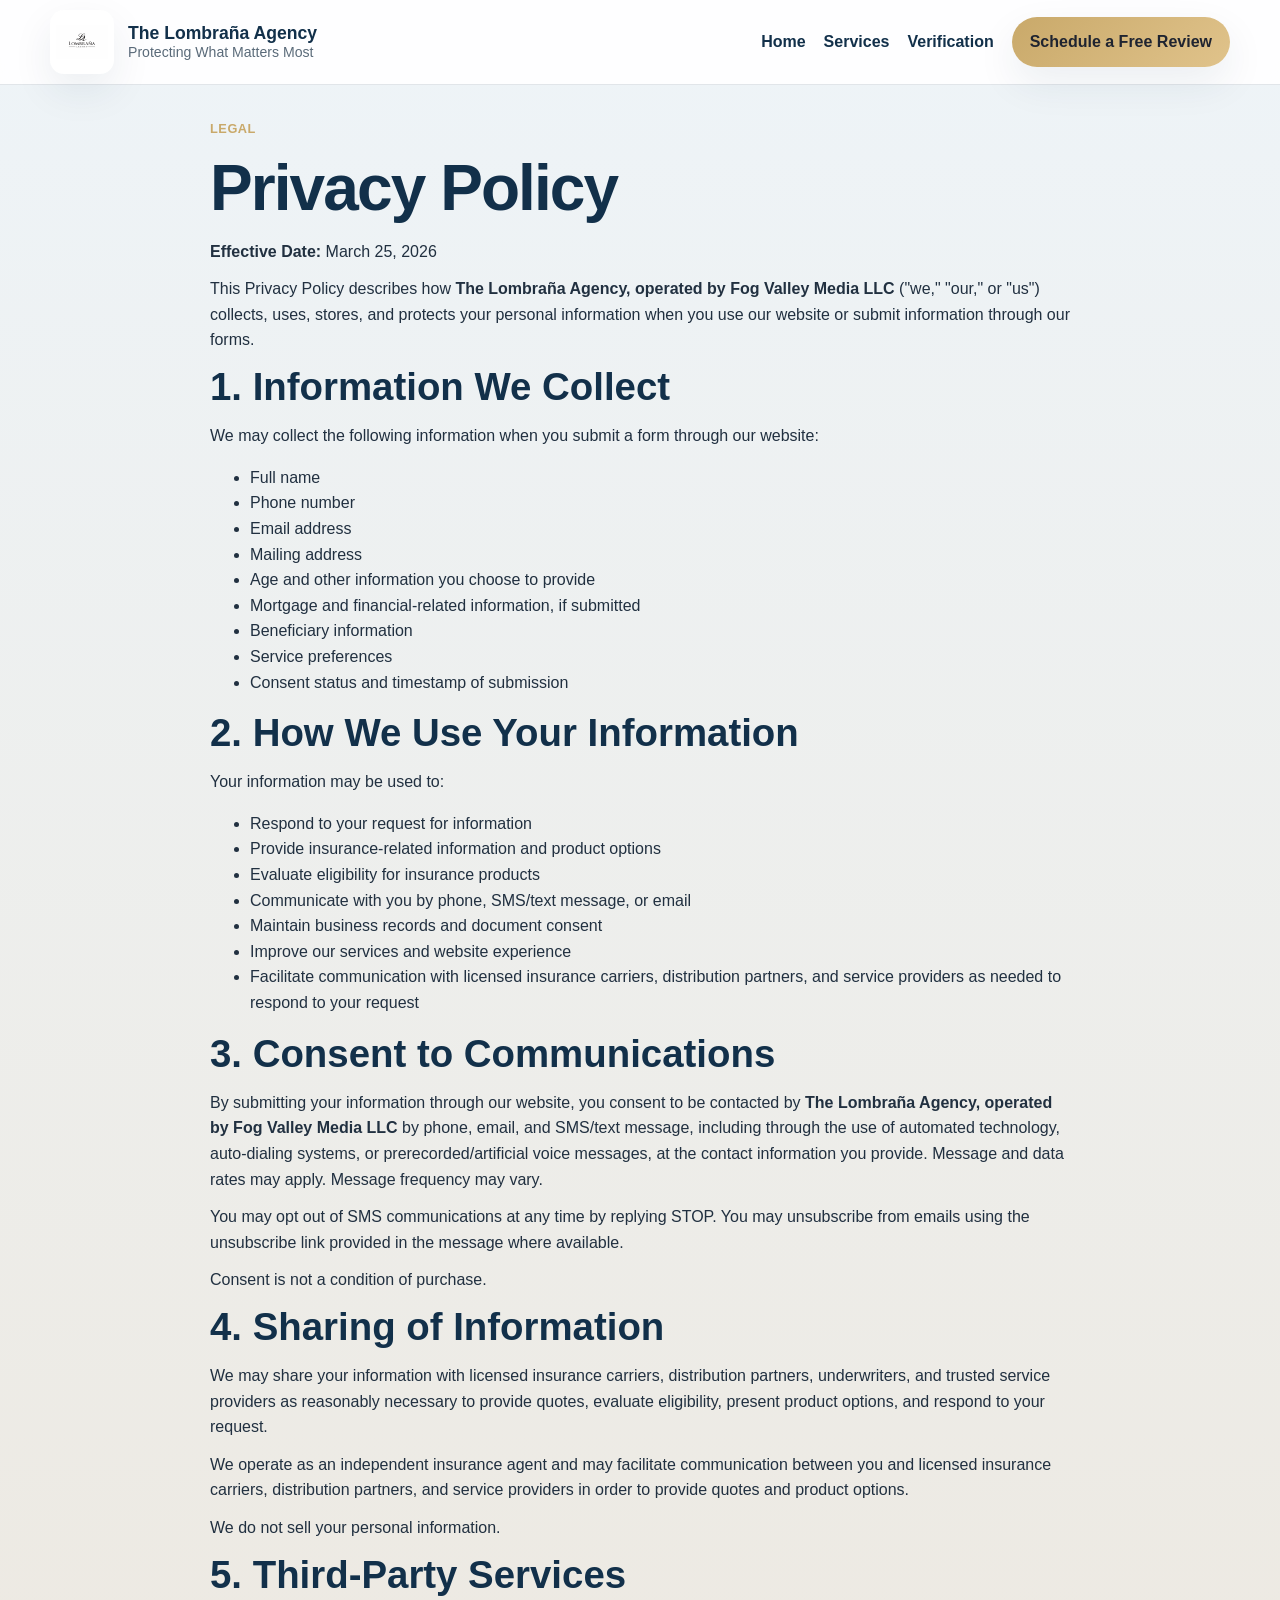
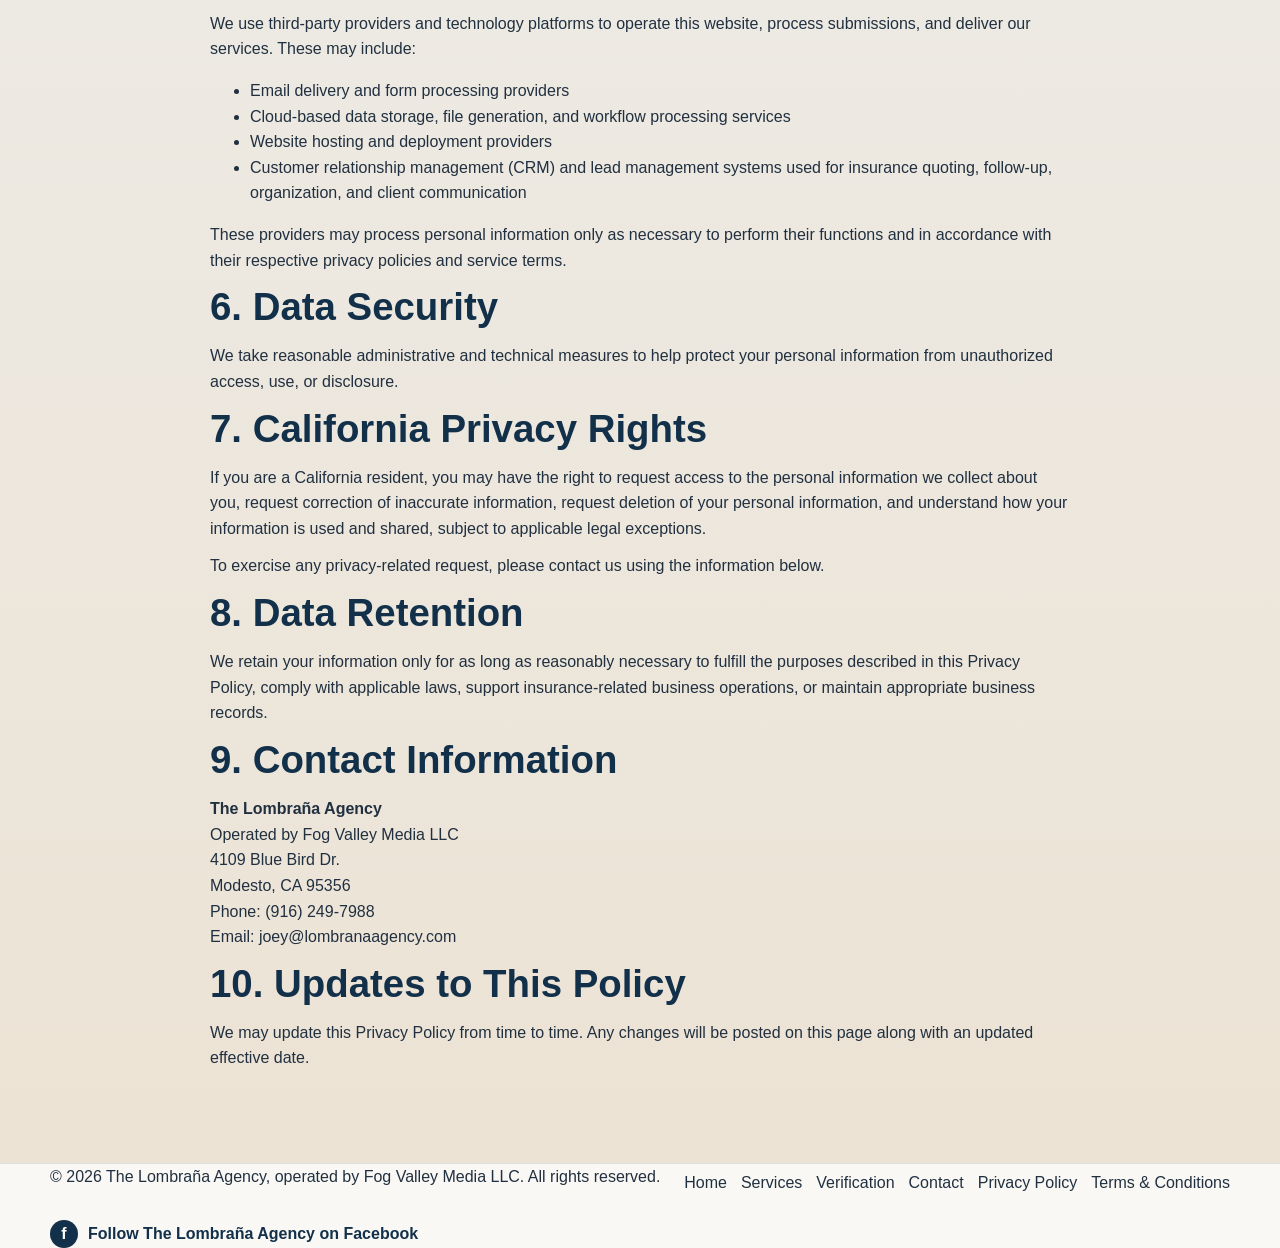
<file: privacy.html>
<!DOCTYPE html>
<html lang="en">
<head>
  <meta charset="UTF-8" />
  <meta name="viewport" content="width=device-width, initial-scale=1.0" />
  <title>Privacy Policy | The Lombraña Agency</title>
  <meta
    name="description"
    content="Privacy Policy for The Lombraña Agency, operated by Fog Valley Media LLC."
  />
  <link rel="stylesheet" href="styles.css?v=2" />
</head>
<body>
  <header class="site-header">
    <div class="container nav-wrap">
      <a href="index.html" class="brand" aria-label="The Lombraña Agency home">
        <img src="Lombrana Agency.png" alt="The Lombraña Agency logo" class="brand-logo" />
        <div class="brand-text">
          <span class="brand-name">The Lombraña Agency</span>
          <span class="brand-tagline">Protecting What Matters Most</span>
        </div>
      </a>

      <button class="menu-toggle" aria-label="Open menu" aria-expanded="false">☰</button>

      <nav class="site-nav">
        <a href="index.html">Home</a>
        <a href="services.html">Services</a>
        <a href="verification.html">Verification</a>
        <a href="contact.html" class="nav-cta">Schedule a Free Review</a>
      </nav>
    </div>
  </header>

  <main class="section">
    <div class="container narrow">
      <p class="eyebrow">Legal</p>
      <h1 class="page-title">Privacy Policy</h1>

      <p><strong>Effective Date:</strong> March 25, 2026</p>

      <p>
        This Privacy Policy describes how <strong>The Lombraña Agency, operated by Fog Valley Media LLC</strong> ("we," "our," or "us") collects, uses, stores, and protects your personal information when you use our website or submit information through our forms.
      </p>

      <h2>1. Information We Collect</h2>
      <p>We may collect the following information when you submit a form through our website:</p>
      <ul>
        <li>Full name</li>
        <li>Phone number</li>
        <li>Email address</li>
        <li>Mailing address</li>
        <li>Age and other information you choose to provide</li>
        <li>Mortgage and financial-related information, if submitted</li>
        <li>Beneficiary information</li>
        <li>Service preferences</li>
        <li>Consent status and timestamp of submission</li>
      </ul>

      <h2>2. How We Use Your Information</h2>
      <p>Your information may be used to:</p>
      <ul>
        <li>Respond to your request for information</li>
        <li>Provide insurance-related information and product options</li>
        <li>Evaluate eligibility for insurance products</li>
        <li>Communicate with you by phone, SMS/text message, or email</li>
        <li>Maintain business records and document consent</li>
        <li>Improve our services and website experience</li>
        <li>Facilitate communication with licensed insurance carriers, distribution partners, and service providers as needed to respond to your request</li>
      </ul>

      <h2>3. Consent to Communications</h2>
      <p>
        By submitting your information through our website, you consent to be contacted by <strong>The Lombraña Agency, operated by Fog Valley Media LLC</strong> by phone, email, and SMS/text message, including through the use of automated technology, auto-dialing systems, or prerecorded/artificial voice messages, at the contact information you provide. Message and data rates may apply. Message frequency may vary.
      </p>
      <p>
        You may opt out of SMS communications at any time by replying STOP. You may unsubscribe from emails using the unsubscribe link provided in the message where available.
      </p>
      <p>
        Consent is not a condition of purchase.
      </p>

      <h2>4. Sharing of Information</h2>
      <p>
        We may share your information with licensed insurance carriers, distribution partners, underwriters, and trusted service providers as reasonably necessary to provide quotes, evaluate eligibility, present product options, and respond to your request.
      </p>
      <p>
        We operate as an independent insurance agent and may facilitate communication between you and licensed insurance carriers, distribution partners, and service providers in order to provide quotes and product options.
      </p>
      <p>
        We do not sell your personal information.
      </p>

      <h2>5. Third-Party Services</h2>
      <p>
        We use third-party providers and technology platforms to operate this website, process submissions, and deliver our services. These may include:
      </p>
      <ul>
        <li>Email delivery and form processing providers</li>
        <li>Cloud-based data storage, file generation, and workflow processing services</li>
        <li>Website hosting and deployment providers</li>
        <li>Customer relationship management (CRM) and lead management systems used for insurance quoting, follow-up, organization, and client communication</li>
      </ul>
      <p>
        These providers may process personal information only as necessary to perform their functions and in accordance with their respective privacy policies and service terms.
      </p>

      <h2>6. Data Security</h2>
      <p>
        We take reasonable administrative and technical measures to help protect your personal information from unauthorized access, use, or disclosure.
      </p>

      <h2>7. California Privacy Rights</h2>
      <p>
        If you are a California resident, you may have the right to request access to the personal information we collect about you, request correction of inaccurate information, request deletion of your personal information, and understand how your information is used and shared, subject to applicable legal exceptions.
      </p>
      <p>
        To exercise any privacy-related request, please contact us using the information below.
      </p>

      <h2>8. Data Retention</h2>
      <p>
        We retain your information only for as long as reasonably necessary to fulfill the purposes described in this Privacy Policy, comply with applicable laws, support insurance-related business operations, or maintain appropriate business records.
      </p>

      <h2>9. Contact Information</h2>
      <p>
        <strong>The Lombraña Agency</strong><br />
        Operated by Fog Valley Media LLC<br />
        &#52;&#49;&#48;&#57; Blue Bird Dr.<br />
        Modesto, CA &#57;&#53;&#51;&#53;&#54;<br />
        Phone: (&#57;&#49;&#54;) &#50;&#52;&#57;-&#55;&#57;&#56;&#56;<br />
        Email: <a href="mailto:joey@lombranaagency.com">joey&#64;lombranaagency&#46;com</a>
      </p>

      <h2>10. Updates to This Policy</h2>
      <p>
        We may update this Privacy Policy from time to time. Any changes will be posted on this page along with an updated effective date.
      </p>
    </div>
  </main>

  <footer class="site-footer">
    <div class="container footer-inner">
      <p>© <span id="year"></span> The Lombraña Agency, operated by Fog Valley Media LLC. All rights reserved.</p>
      <nav class="footer-nav">
        <a href="index.html">Home</a>
        <a href="services.html">Services</a>
        <a href="verification.html">Verification</a>
        <a href="contact.html">Contact</a>
        <a href="privacy.html">Privacy Policy</a>
        <a href="terms.html">Terms &amp; Conditions</a>
      </nav>
      <a
        class="social-link"
        href="https://www.facebook.com/profile.php?id=61577456360968"
        target="_blank"
        rel="noopener noreferrer"
        aria-label="Follow The Lombraña Agency on Facebook"
      >
        <span class="social-icon">f</span>
        <span>Follow The Lombraña Agency on Facebook</span>
      </a>
    </div>
  </footer>

  <script src="script.js?v=27"></script>
</body>
</html>
</file>
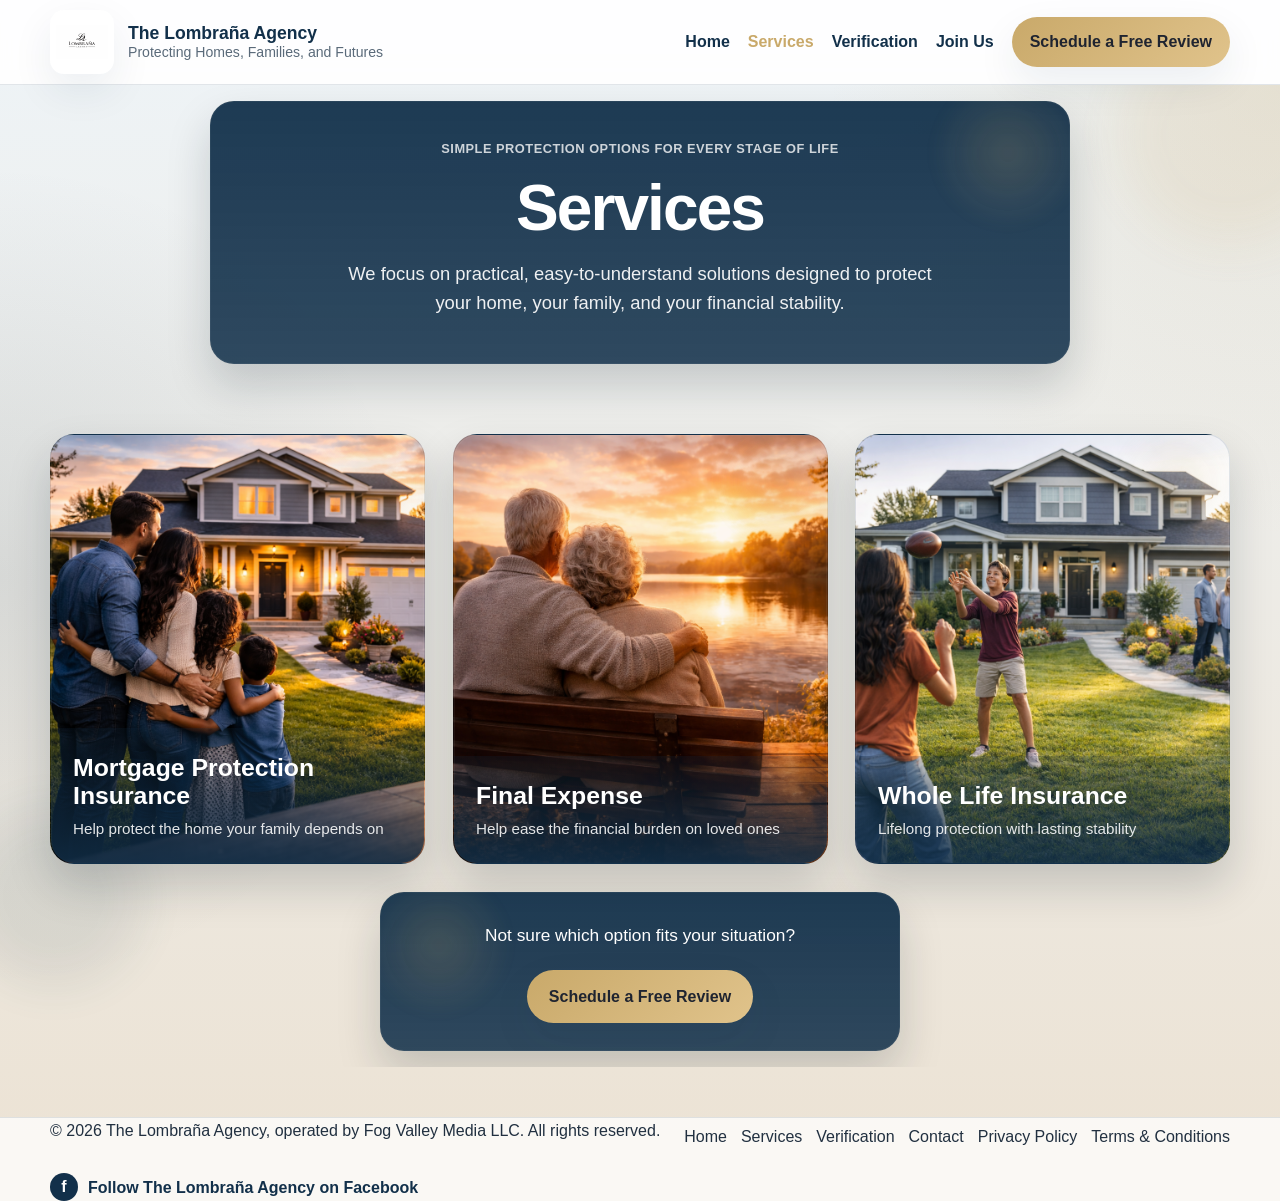
<file: services.html>
<!DOCTYPE html>
<html lang="en">
<head>
  <meta charset="UTF-8" />
  <meta name="viewport" content="width=device-width, initial-scale=1.0" />
  <title>Services | The Lombraña Agency</title>
  <meta name="description" content="Explore Mortgage Protection Insurance, Final Expense, and Whole Life Insurance with The Lombraña Agency." />
  <link rel="stylesheet" href="styles.css" />

  <style>
    .services-page {
      position: relative;
      overflow: hidden;
      background:
        radial-gradient(circle at top right, rgba(201, 169, 106, 0.16), transparent 28%),
        radial-gradient(circle at left center, rgba(18, 48, 74, 0.10), transparent 30%);
    }

    .services-page::before,
    .services-page::after {
      content: "";
      position: absolute;
      border-radius: 999px;
      pointer-events: none;
      filter: blur(24px);
      opacity: 0.8;
    }

    .services-page::before {
      width: 220px;
      height: 220px;
      top: -60px;
      right: -60px;
      background: rgba(201, 169, 106, 0.14);
    }

    .services-page::after {
      width: 180px;
      height: 180px;
      left: -36px;
      bottom: 80px;
      background: rgba(18, 48, 74, 0.10);
    }

    .services-header,
    .services-cta-panel {
      position: relative;
      z-index: 1;
      background: linear-gradient(180deg, rgba(18, 48, 74, 0.95), rgba(18, 48, 74, 0.87));
      color: #ffffff;
      border-radius: 24px;
      box-shadow:
        0 22px 44px rgba(10, 25, 41, 0.18),
        0 0 0 1px rgba(255,255,255,0.05) inset;
      overflow: hidden;
      transition: transform 0.35s ease, box-shadow 0.35s ease;
      will-change: transform;
    }

    .services-header::before,
    .services-cta-panel::before {
      content: "";
      position: absolute;
      inset: -1px;
      border-radius: inherit;
      padding: 1px;
      background: linear-gradient(
        135deg,
        rgba(201, 169, 106, 0.56),
        rgba(255, 255, 255, 0.08),
        rgba(201, 169, 106, 0.22)
      );
      -webkit-mask:
        linear-gradient(#fff 0 0) content-box,
        linear-gradient(#fff 0 0);
      -webkit-mask-composite: xor;
      mask-composite: exclude;
      pointer-events: none;
      opacity: 0.85;
    }

    .services-header::after,
    .services-cta-panel::after {
      content: "";
      position: absolute;
      border-radius: 999px;
      pointer-events: none;
      opacity: 0.9;
      filter: blur(10px);
      background: radial-gradient(circle, rgba(201, 169, 106, 0.22), transparent 68%);
    }

    .services-header::after {
      width: 160px;
      height: 160px;
      top: -28px;
      right: -18px;
    }

    .services-cta-panel::after {
      width: 150px;
      height: 150px;
      top: -22px;
      left: -16px;
    }

    .services-header:hover,
    .services-cta-panel:hover {
      transform: translateY(-4px);
      box-shadow:
        0 28px 52px rgba(10, 25, 41, 0.24),
        0 0 0 1px rgba(255,255,255,0.07) inset,
        0 0 22px rgba(201, 169, 106, 0.12);
    }

    .services-header {
      padding: 34px 30px;
      text-align: center;
      margin-bottom: 34px;
    }

    .services-header .eyebrow,
    .services-header .page-title,
    .services-header .page-intro,
    .services-cta-text,
    .services-cta-panel .btn {
      position: relative;
      z-index: 1;
    }

    .services-header .eyebrow {
      color: rgba(255,255,255,0.78);
    }

    .services-header .page-title,
    .services-cta-text {
      color: #ffffff;
    }

    .services-header .page-intro {
      color: rgba(255,255,255,0.92);
      max-width: 60ch;
      margin-left: auto;
      margin-right: auto;
    }

    .card-grid {
      position: relative;
      z-index: 1;
      gap: 28px;
    }

    .flip-card {
      background: transparent;
      border: 0;
      padding: 0;
      perspective: 1400px;
      cursor: pointer;
    }

    .flip-card-inner {
      position: relative;
      width: 100%;
      min-height: 430px;
      transform-style: preserve-3d;
      transition: transform 0.8s cubic-bezier(0.22, 1, 0.36, 1);
      border-radius: 24px;
    }

    .flip-card:hover .flip-card-inner,
    .flip-card:focus-visible .flip-card-inner {
      transform: rotateY(180deg) translateY(-4px);
    }

    .flip-card:focus-visible {
      outline: none;
    }

    .flip-card:focus-visible .flip-card-inner {
      box-shadow: 0 0 0 3px rgba(201, 169, 106, 0.35);
    }

    .flip-card-front,
    .flip-card-back {
      position: absolute;
      inset: 0;
      border-radius: 24px;
      overflow: hidden;
      -webkit-backface-visibility: hidden;
      backface-visibility: hidden;
      box-shadow:
        0 22px 44px rgba(10, 25, 41, 0.18),
        0 0 0 1px rgba(255,255,255,0.05) inset;
    }

    .flip-card-front::before,
    .flip-card-back::before {
      content: "";
      position: absolute;
      inset: -1px;
      border-radius: inherit;
      padding: 1px;
      background: linear-gradient(
        135deg,
        rgba(201, 169, 106, 0.50),
        rgba(255,255,255,0.06),
        rgba(201, 169, 106, 0.20)
      );
      -webkit-mask:
        linear-gradient(#fff 0 0) content-box,
        linear-gradient(#fff 0 0);
      -webkit-mask-composite: xor;
      mask-composite: exclude;
      pointer-events: none;
      opacity: 0.82;
      z-index: 2;
    }

    .flip-card-front::after,
    .flip-card-back::after {
      content: "";
      position: absolute;
      width: 130px;
      height: 130px;
      top: -18px;
      right: -14px;
      border-radius: 999px;
      background: radial-gradient(circle, rgba(201, 169, 106, 0.18), transparent 68%);
      filter: blur(10px);
      pointer-events: none;
      opacity: 0.9;
      z-index: 1;
    }

    .flip-card-front {
      transform: rotateY(0deg);
      background-color: #12304a;
    }

    .flip-card-back {
      transform: rotateY(180deg);
      background: linear-gradient(180deg, rgba(18, 48, 74, 0.96), rgba(18, 48, 74, 0.88));
      color: #ffffff;
      padding: 28px 24px;
      display: flex;
      flex-direction: column;
      justify-content: center;
      text-align: left;
    }

    .flip-card-back h3,
    .flip-card-back p {
      position: relative;
      z-index: 1;
    }

    .flip-card-back h3 {
      color: #ffffff;
      margin-bottom: 14px;
    }

    .flip-card-back p {
      color: rgba(255,255,255,0.92);
      margin: 0 0 14px;
    }

    .flip-card-back p:last-child {
      margin-bottom: 0;
    }

    .service-overlay {
      position: absolute;
      inset: auto 0 0 0;
      z-index: 1;
      padding: 26px 22px 22px;
      background: linear-gradient(180deg, rgba(18, 48, 74, 0.18), rgba(18, 48, 74, 0.84));
    }

    .service-overlay h2,
    .service-overlay .micro-line {
      color: #ffffff;
      margin: 0;
    }

    .service-overlay h2 {
      margin-bottom: 6px;
    }

    .service-overlay .micro-line {
      color: rgba(255,255,255,0.88);
    }

    .services-cta-panel {
      padding: 28px 24px;
      text-align: center;
      max-width: 680px;
      margin: 0 auto;
    }

    .services-cta-text {
      font-size: 1.08rem;
      margin: 0 0 16px;
    }

    .reveal {
      opacity: 0;
      transform: translateY(28px);
      transition: opacity 0.7s ease, transform 0.7s ease;
      will-change: opacity, transform;
    }

    .reveal.is-visible {
      opacity: 1;
      transform: translateY(0);
    }

    .parallax-card {
      transform: translate3d(0, 0, 0);
      transition:
        opacity 0.7s ease,
        transform 0.7s ease,
        box-shadow 0.35s ease;
    }

    .parallax-card.is-visible {
      transform: translate3d(0, 0, 0);
    }

    .delay-1 { transition-delay: 0.08s; }
    .delay-2 { transition-delay: 0.16s; }
    .delay-3 { transition-delay: 0.24s; }

    @media (max-width: 900px) {
      .services-header,
      .services-cta-panel,
      .flip-card-front,
      .flip-card-back,
      .flip-card-inner {
        border-radius: 20px;
      }

      .services-header {
        padding: 28px 22px;
      }

      .services-cta-panel {
        padding: 24px 20px;
      }

      .flip-card-inner {
        min-height: 400px;
      }
    }

    @media (max-width: 640px) {
      .services-header,
      .services-cta-panel,
      .flip-card-front,
      .flip-card-back,
      .flip-card-inner {
        border-radius: 18px;
      }

      .services-header {
        padding: 24px 18px;
      }

      .services-cta-panel {
        padding: 22px 18px;
      }

      .flip-card-inner {
        min-height: 380px;
      }

      .flip-card-back {
        padding: 24px 18px;
      }

      .service-overlay {
        padding: 22px 18px 18px;
      }
    }

    @media (prefers-reduced-motion: reduce) {
      .reveal,
      .parallax-card,
      .services-header,
      .services-cta-panel,
      .flip-card-inner {
        transition: none !important;
        transform: none !important;
      }

      .flip-card:hover .flip-card-inner,
      .flip-card:focus-visible .flip-card-inner {
        transform: none !important;
      }
      .centered-cta {
  display: flex;
  justify-content: center;
  margin-top: 60px;
}

.services-cta-panel {
  margin-top: 20px;
  max-width: 520px;
  width: 100%;
  text-align: center;
}
    }
  </style>
</head>
<body>
  <header class="site-header">
    <div class="container nav-wrap">
      <a href="index.html" class="brand" aria-label="The Lombraña Agency home">
        <img src="Lombrana Agency.png" alt="The Lombraña Agency logo" class="brand-logo" />
        <div class="brand-text">
          <span class="brand-name">The Lombraña Agency</span>
          <span class="brand-tagline">Protecting Homes, Families, and Futures</span>
        </div>
      </a>

      <button class="menu-toggle" aria-label="Open menu" aria-expanded="false">☰</button>

      <nav class="site-nav">
        <a href="index.html">Home</a>
        <a href="services.html" class="active">Services</a>
        <a href="verification.html">Verification</a>
        <a href="join-us.html">Join Us</a>
        <a href="contact.html" class="nav-cta">Schedule a Free Review</a>
      </nav>
    </div>
  </header>

  <main class="section services-page">
    <div class="container narrow services-header reveal is-visible parallax-card" data-parallax-speed="0.10">
      <p class="eyebrow">Simple protection options for every stage of life</p>
      <h1 class="page-title">Services</h1>
      <p class="page-intro">
        We focus on practical, easy-to-understand solutions designed to protect your home, your family, and your financial stability.
      </p>
    </div>

    <div class="container card-grid">
      <button class="flip-card reveal is-visible" type="button" aria-label="Mortgage Protection Insurance card">
        <div class="flip-card-inner">
          <div class="flip-card-front image-card image-mortgage">
            <div class="service-overlay">
              <h2>Mortgage Protection Insurance</h2>
              <p class="micro-line">Help protect the home your family depends on</p>
            </div>
          </div>
          <div class="flip-card-back">
            <h3>Mortgage Protection Insurance</h3>
            <p>
              Mortgage protection insurance is designed to help your family stay in their home if something unexpected happens to you.
            </p>
            <p>
              It can help make sure the mortgage can continue to be paid — giving your family stability, time, and peace of mind during a difficult moment.
            </p>
          </div>
        </div>
      </button>

      <button class="flip-card reveal is-visible delay-1" type="button" aria-label="Final Expense card">
        <div class="flip-card-inner">
          <div class="flip-card-front image-card image-finalexpense">
            <div class="service-overlay">
              <h2>Final Expense</h2>
              <p class="micro-line">Help ease the financial burden on loved ones</p>
            </div>
          </div>
          <div class="flip-card-back">
            <h3>Final Expense</h3>
            <p>
              Final expense coverage helps relieve your family from the financial stress of end-of-life costs such as funeral expenses, medical bills, and other outstanding obligations.
            </p>
            <p>
              It allows your loved ones to focus on what truly matters — not worrying about how to cover unexpected expenses.
            </p>
          </div>
        </div>
      </button>

      <button class="flip-card reveal is-visible delay-2" type="button" aria-label="Whole Life Insurance card">
        <div class="flip-card-inner">
          <div class="flip-card-front image-card image-wholelife">
            <div class="service-overlay">
              <h2>Whole Life Insurance</h2>
              <p class="micro-line">Lifelong protection with lasting stability</p>
            </div>
          </div>
          <div class="flip-card-back">
            <h3>Whole Life Insurance</h3>
            <p>
              Whole life insurance provides lifelong coverage with consistent premiums and reliable protection.
            </p>
            <p>
              It is designed to create long-term financial security, helping protect your family while also building stability over time.
            </p>
          </div>
        </div>
      </button>
    </div>

    <div class="container centered-cta section-sm" style="display:flex; justify-content:center; margin-top:80px;">
  <div
    class="services-cta-panel reveal parallax-card"
    data-parallax-speed="0.11"
    style="max-width:520px; width:100%; text-align:center; padding-top:30px;"
  >
    <p class="services-cta-text" style="margin-bottom:20px;">Not sure which option fits your situation?</p>
    <a
      href="contact.html"
      class="btn btn-primary"
      style="display:inline-flex; justify-content:center; align-items:center;"
    >
      Schedule a Free Review
    </a>
  </div>
</div>
  </main>

  <footer class="site-footer">
    <div class="container footer-inner">
      <p>© <span id="year"></span> The Lombraña Agency, operated by Fog Valley Media LLC. All rights reserved.</p>
      <nav class="footer-nav">
        <a href="index.html">Home</a>
        <a href="services.html">Services</a>
        <a href="verification.html">Verification</a>
        <a href="contact.html">Contact</a>
        <a href="privacy.html">Privacy Policy</a>
        <a href="terms.html">Terms & Conditions</a>
      </nav>
      <a
        class="social-link"
        href="https://www.facebook.com/profile.php?id=61577456360968"
        target="_blank"
        rel="noopener noreferrer"
        aria-label="Follow The Lombraña Agency on Facebook"
      >
        <span class="social-icon">f</span>
        <span>Follow The Lombraña Agency on Facebook</span>
      </a>
    </div>
  </footer>

  <script src="script.js"></script>
  <script>
    document.addEventListener("DOMContentLoaded", () => {
      const revealItems = document.querySelectorAll(".reveal:not(.is-visible)");
      const parallaxCards = document.querySelectorAll(".parallax-card");
      const reducedMotion = window.matchMedia("(prefers-reduced-motion: reduce)").matches;

      const observer = new IntersectionObserver((entries) => {
        entries.forEach((entry) => {
          if (entry.isIntersecting) {
            entry.target.classList.add("is-visible");
            observer.unobserve(entry.target);
          }
        });
      }, {
        threshold: 0.14
      });

      revealItems.forEach((item) => observer.observe(item));

      if (!reducedMotion && parallaxCards.length) {
        let ticking = false;

        const updateParallax = () => {
          parallaxCards.forEach((card) => {
            const rect = card.getBoundingClientRect();
            const speed = parseFloat(card.dataset.parallaxSpeed || "0.12");
            const viewportCenter = window.innerHeight / 2;
            const cardCenter = rect.top + rect.height / 2;
            const distance = cardCenter - viewportCenter;
            const offset = Math.max(Math.min(distance * speed, 14), -14);

            if (card.classList.contains("is-visible")) {
              card.style.transform = `translate3d(0, ${offset}px, 0)`;
            }
          });

          ticking = false;
        };

        const requestTick = () => {
          if (!ticking) {
            window.requestAnimationFrame(updateParallax);
            ticking = true;
          }
        };

        updateParallax();
        window.addEventListener("scroll", requestTick, { passive: true });
        window.addEventListener("resize", requestTick);
      }
    });
  </script>
</body>
</html>
</file>
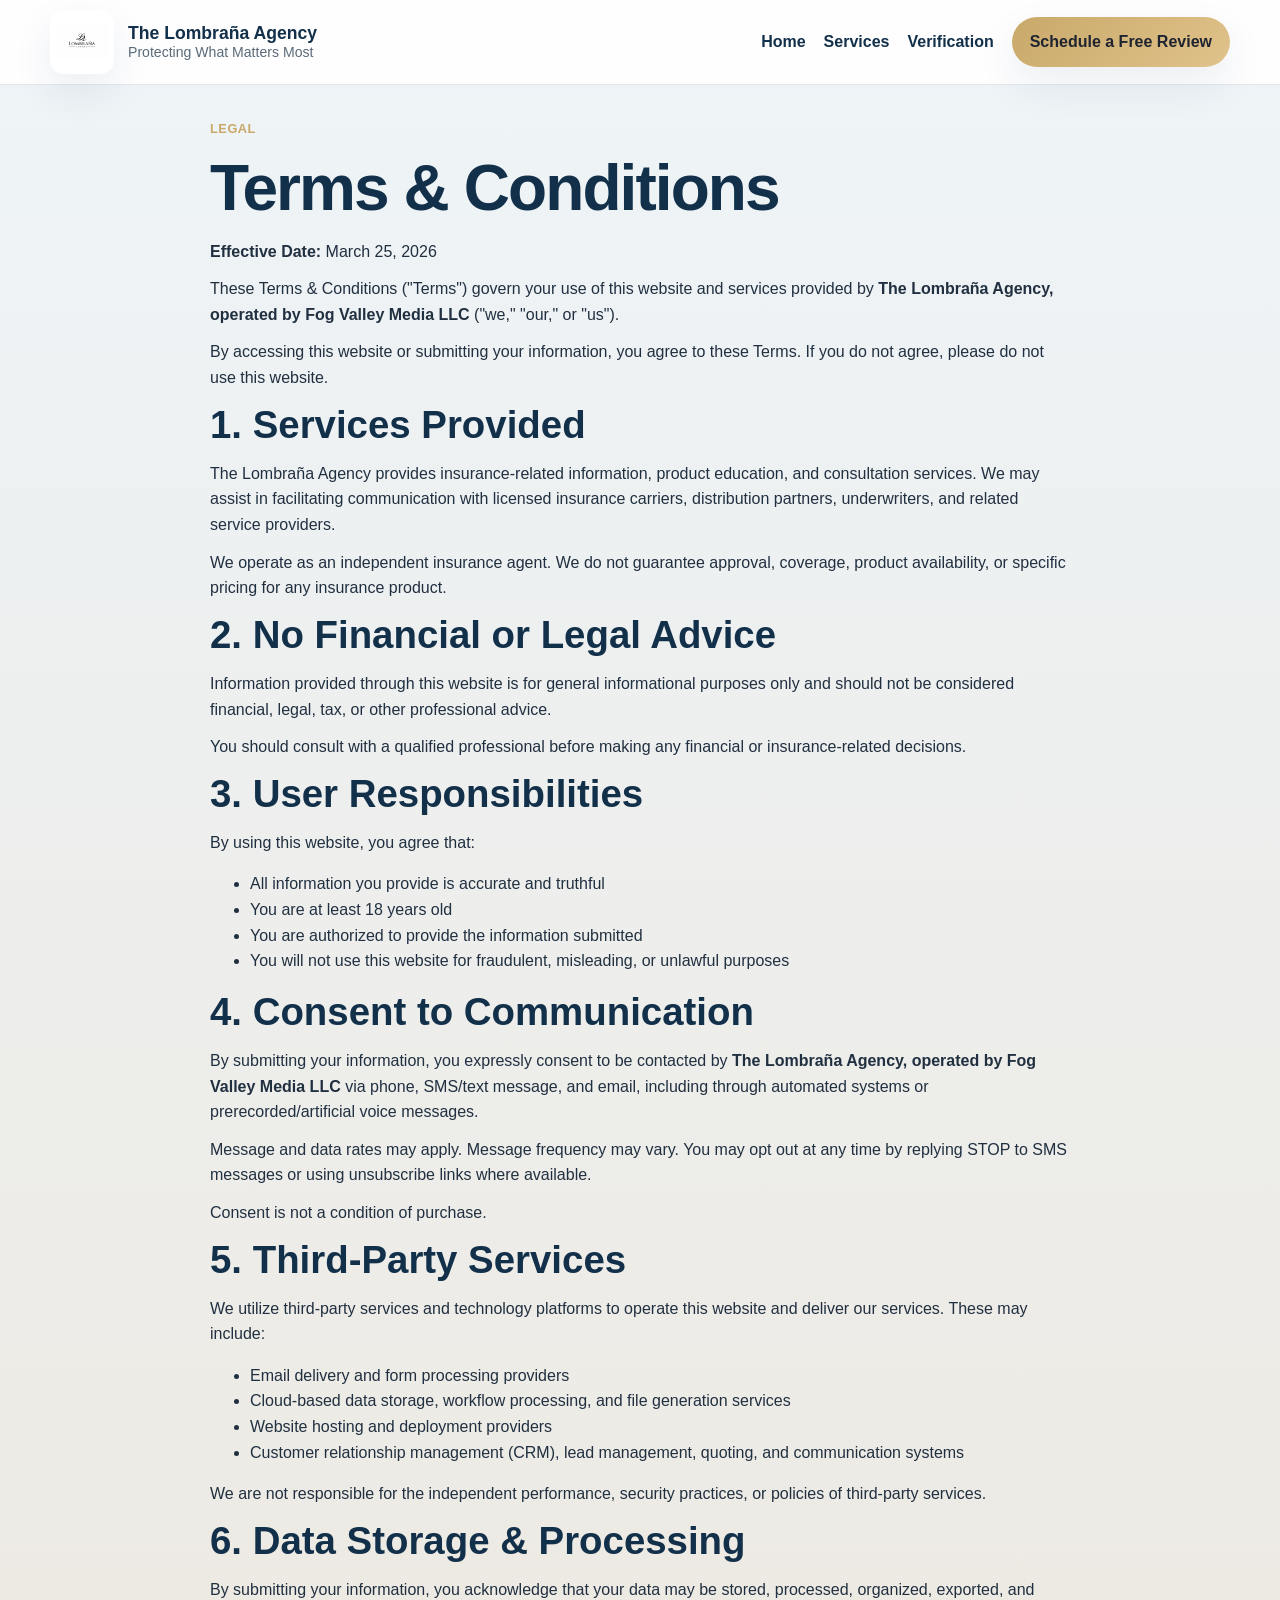
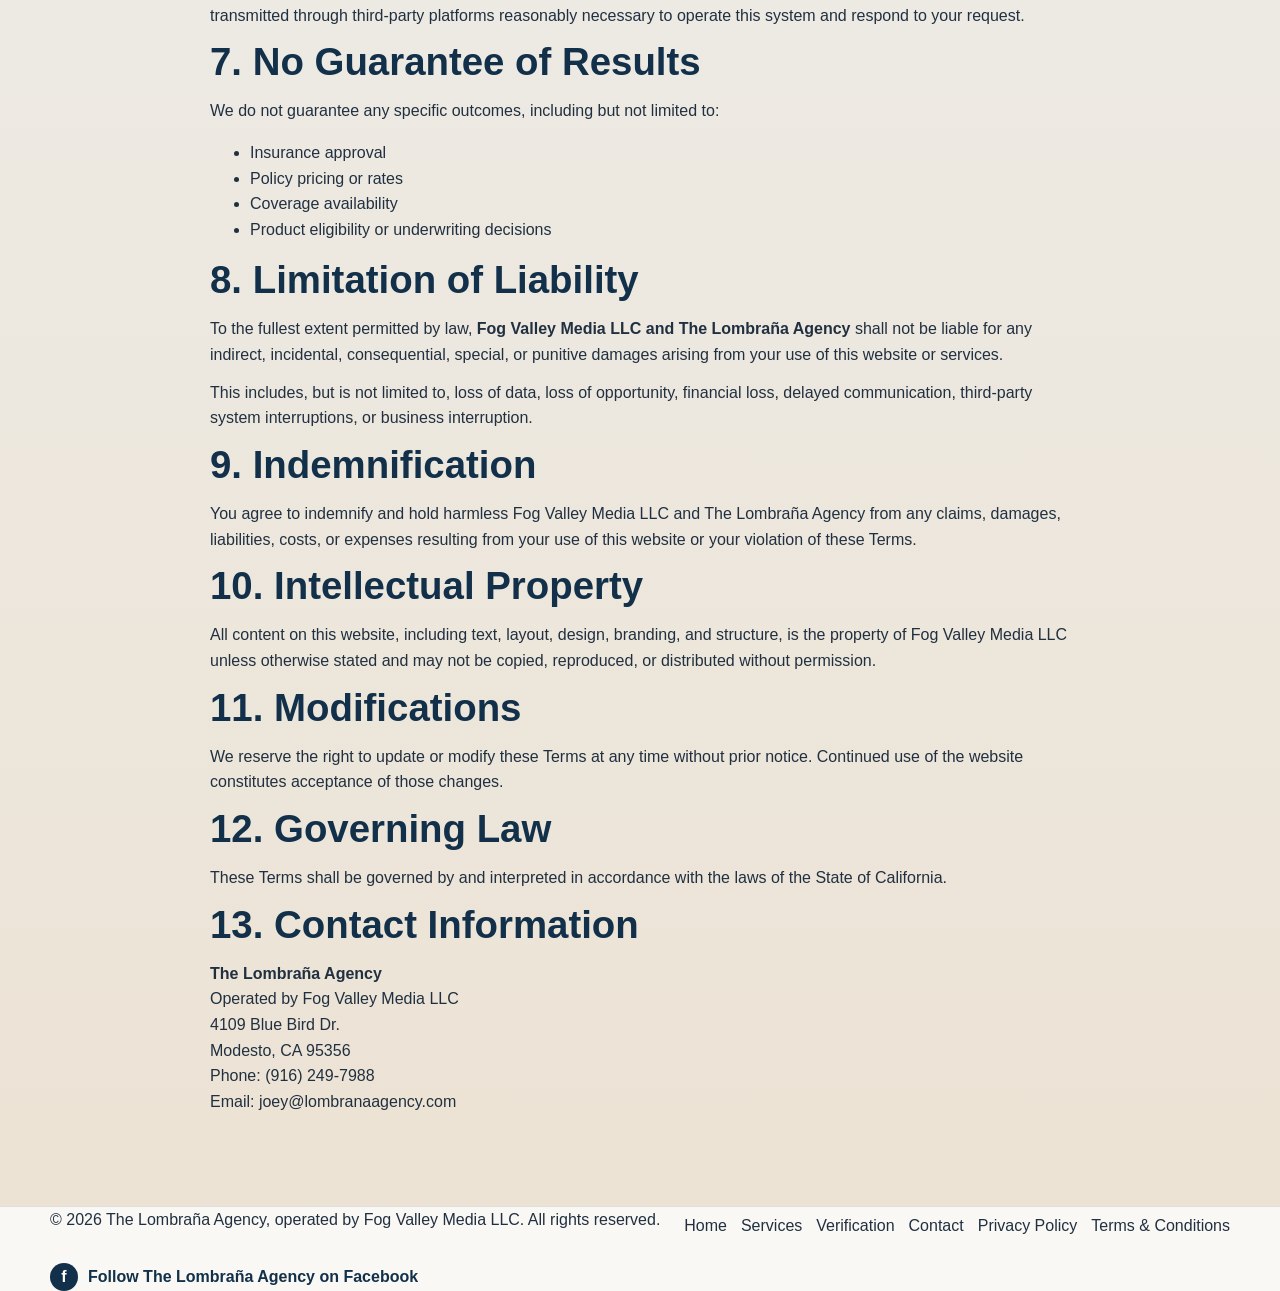
<file: terms.html>
<!DOCTYPE html>
<html lang="en">
<head>
  <meta charset="UTF-8" />
  <meta name="viewport" content="width=device-width, initial-scale=1.0" />
  <title>Terms & Conditions | The Lombraña Agency</title>
  <meta
    name="description"
    content="Terms and Conditions for The Lombraña Agency, operated by Fog Valley Media LLC."
  />
  <link rel="stylesheet" href="styles.css?v=2" />
</head>
<body>
  <header class="site-header">
    <div class="container nav-wrap">
      <a href="index.html" class="brand" aria-label="The Lombraña Agency home">
        <img src="Lombrana Agency.png" alt="The Lombraña Agency logo" class="brand-logo" />
        <div class="brand-text">
          <span class="brand-name">The Lombraña Agency</span>
          <span class="brand-tagline">Protecting What Matters Most</span>
        </div>
      </a>

      <button class="menu-toggle" aria-label="Open menu" aria-expanded="false">☰</button>

      <nav class="site-nav">
        <a href="index.html">Home</a>
        <a href="services.html">Services</a>
        <a href="verification.html">Verification</a>
        <a href="contact.html" class="nav-cta">Schedule a Free Review</a>
      </nav>
    </div>
  </header>

  <main class="section">
    <div class="container narrow">
      <p class="eyebrow">Legal</p>
      <h1 class="page-title">Terms &amp; Conditions</h1>

      <p><strong>Effective Date:</strong> March 25, 2026</p>

      <p>
        These Terms &amp; Conditions ("Terms") govern your use of this website and services provided by <strong>The Lombraña Agency, operated by Fog Valley Media LLC</strong> ("we," "our," or "us").
      </p>

      <p>
        By accessing this website or submitting your information, you agree to these Terms. If you do not agree, please do not use this website.
      </p>

      <h2>1. Services Provided</h2>
      <p>
        The Lombraña Agency provides insurance-related information, product education, and consultation services. We may assist in facilitating communication with licensed insurance carriers, distribution partners, underwriters, and related service providers.
      </p>

      <p>
        We operate as an independent insurance agent. We do not guarantee approval, coverage, product availability, or specific pricing for any insurance product.
      </p>

      <h2>2. No Financial or Legal Advice</h2>
      <p>
        Information provided through this website is for general informational purposes only and should not be considered financial, legal, tax, or other professional advice.
      </p>

      <p>
        You should consult with a qualified professional before making any financial or insurance-related decisions.
      </p>

      <h2>3. User Responsibilities</h2>
      <p>By using this website, you agree that:</p>
      <ul>
        <li>All information you provide is accurate and truthful</li>
        <li>You are at least 18 years old</li>
        <li>You are authorized to provide the information submitted</li>
        <li>You will not use this website for fraudulent, misleading, or unlawful purposes</li>
      </ul>

      <h2>4. Consent to Communication</h2>
      <p>
        By submitting your information, you expressly consent to be contacted by <strong>The Lombraña Agency, operated by Fog Valley Media LLC</strong> via phone, SMS/text message, and email, including through automated systems or prerecorded/artificial voice messages.
      </p>

      <p>
        Message and data rates may apply. Message frequency may vary. You may opt out at any time by replying STOP to SMS messages or using unsubscribe links where available.
      </p>

      <p>
        Consent is not a condition of purchase.
      </p>

      <h2>5. Third-Party Services</h2>
      <p>
        We utilize third-party services and technology platforms to operate this website and deliver our services. These may include:
      </p>
      <ul>
        <li>Email delivery and form processing providers</li>
        <li>Cloud-based data storage, workflow processing, and file generation services</li>
        <li>Website hosting and deployment providers</li>
        <li>Customer relationship management (CRM), lead management, quoting, and communication systems</li>
      </ul>

      <p>
        We are not responsible for the independent performance, security practices, or policies of third-party services.
      </p>

      <h2>6. Data Storage &amp; Processing</h2>
      <p>
        By submitting your information, you acknowledge that your data may be stored, processed, organized, exported, and transmitted through third-party platforms reasonably necessary to operate this system and respond to your request.
      </p>

      <h2>7. No Guarantee of Results</h2>
      <p>
        We do not guarantee any specific outcomes, including but not limited to:
      </p>
      <ul>
        <li>Insurance approval</li>
        <li>Policy pricing or rates</li>
        <li>Coverage availability</li>
        <li>Product eligibility or underwriting decisions</li>
      </ul>

      <h2>8. Limitation of Liability</h2>
      <p>
        To the fullest extent permitted by law, <strong>Fog Valley Media LLC and The Lombraña Agency</strong> shall not be liable for any indirect, incidental, consequential, special, or punitive damages arising from your use of this website or services.
      </p>

      <p>
        This includes, but is not limited to, loss of data, loss of opportunity, financial loss, delayed communication, third-party system interruptions, or business interruption.
      </p>

      <h2>9. Indemnification</h2>
      <p>
        You agree to indemnify and hold harmless Fog Valley Media LLC and The Lombraña Agency from any claims, damages, liabilities, costs, or expenses resulting from your use of this website or your violation of these Terms.
      </p>

      <h2>10. Intellectual Property</h2>
      <p>
        All content on this website, including text, layout, design, branding, and structure, is the property of Fog Valley Media LLC unless otherwise stated and may not be copied, reproduced, or distributed without permission.
      </p>

      <h2>11. Modifications</h2>
      <p>
        We reserve the right to update or modify these Terms at any time without prior notice. Continued use of the website constitutes acceptance of those changes.
      </p>

      <h2>12. Governing Law</h2>
      <p>
        These Terms shall be governed by and interpreted in accordance with the laws of the State of California.
      </p>

      <h2>13. Contact Information</h2>
      <p>
        <strong>The Lombraña Agency</strong><br />
        Operated by Fog Valley Media LLC<br />
        &#52;&#49;&#48;&#57; Blue Bird Dr.<br />
        Modesto, CA &#57;&#53;&#51;&#53;&#54;<br />
        Phone: (&#57;&#49;&#54;) &#50;&#52;&#57;-&#55;&#57;&#56;&#56;<br />
        Email: <a href="mailto:joey@lombranaagency.com">joey&#64;lombranaagency&#46;com</a>
      </p>
    </div>
  </main>

  <footer class="site-footer">
    <div class="container footer-inner">
      <p>© <span id="year"></span> The Lombraña Agency, operated by Fog Valley Media LLC. All rights reserved.</p>
      <nav class="footer-nav">
        <a href="index.html">Home</a>
        <a href="services.html">Services</a>
        <a href="verification.html">Verification</a>
        <a href="contact.html">Contact</a>
        <a href="privacy.html">Privacy Policy</a>
        <a href="terms.html">Terms &amp; Conditions</a>
      </nav>
      <a
        class="social-link"
        href="https://www.facebook.com/profile.php?id=61577456360968"
        target="_blank"
        rel="noopener noreferrer"
        aria-label="Follow The Lombraña Agency on Facebook"
      >
        <span class="social-icon">f</span>
        <span>Follow The Lombraña Agency on Facebook</span>
      </a>
    </div>
  </footer>

  <script src="script.js?v=27"></script>
</body>
</html>
</file>
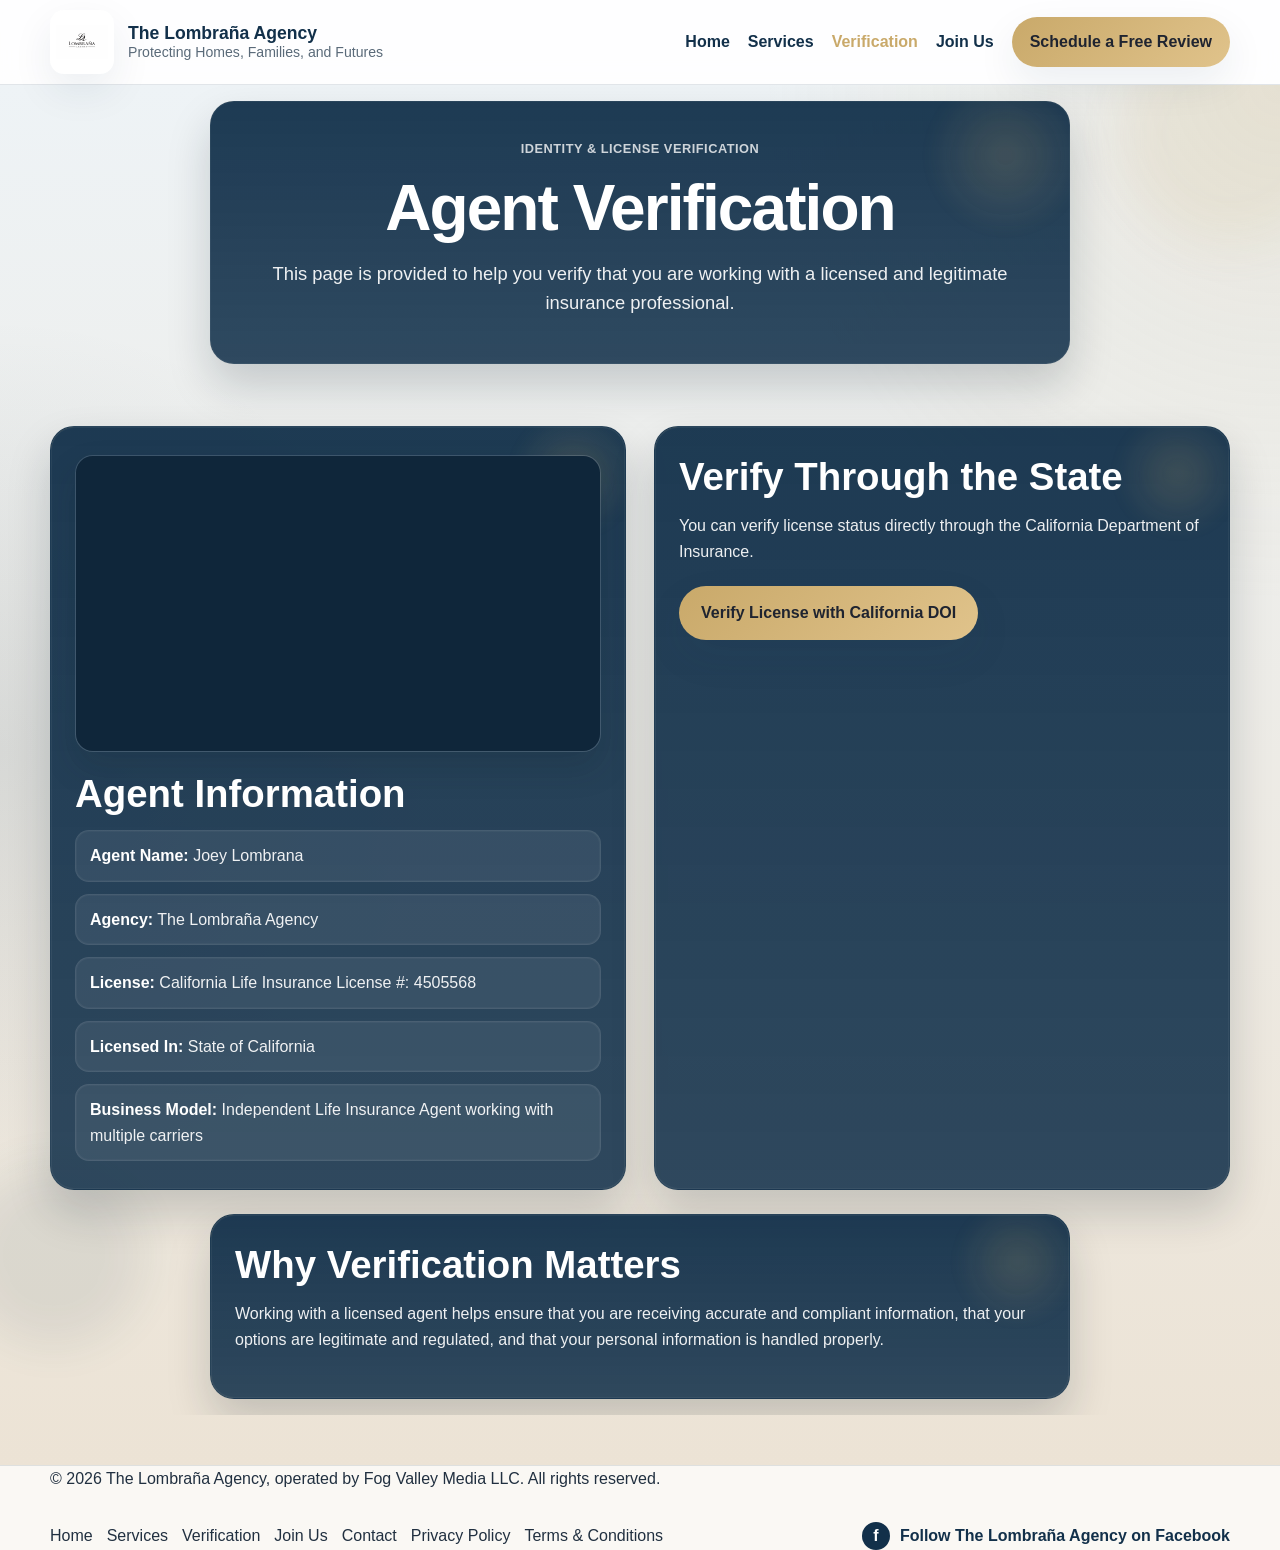
<file: verification.html>
<!DOCTYPE html>
<html lang="en">
<head>
  <meta charset="UTF-8" />
  <meta name="viewport" content="width=device-width, initial-scale=1.0" />
  <title>Verification | The Lombraña Agency</title>
  <meta name="description" content="Verify Joey Lombrana and The Lombraña Agency through the California Department of Insurance." />
  <link rel="stylesheet" href="styles.css" />

  <style>
    .verification-page {
      position: relative;
      overflow: hidden;
      background:
        radial-gradient(circle at top right, rgba(201, 169, 106, 0.16), transparent 28%),
        radial-gradient(circle at left center, rgba(18, 48, 74, 0.10), transparent 30%);
    }

    .verification-page::before,
    .verification-page::after {
      content: "";
      position: absolute;
      border-radius: 999px;
      pointer-events: none;
      filter: blur(24px);
      opacity: 0.8;
    }

    .verification-page::before {
      width: 220px;
      height: 220px;
      top: -60px;
      right: -60px;
      background: rgba(201, 169, 106, 0.14);
    }

    .verification-page::after {
      width: 180px;
      height: 180px;
      left: -36px;
      bottom: 70px;
      background: rgba(18, 48, 74, 0.10);
    }

    .verification-hero,
    .verify-card {
      position: relative;
      z-index: 1;
      background: linear-gradient(180deg, rgba(18, 48, 74, 0.95), rgba(18, 48, 74, 0.87));
      color: #ffffff;
      border-radius: 24px;
      box-shadow:
        0 22px 44px rgba(10, 25, 41, 0.18),
        0 0 0 1px rgba(255,255,255,0.05) inset;
      overflow: hidden;
      transition: transform 0.35s ease, box-shadow 0.35s ease;
      will-change: transform;
    }

    .verification-hero::before,
    .verify-card::before {
      content: "";
      position: absolute;
      inset: -1px;
      border-radius: inherit;
      padding: 1px;
      background: linear-gradient(
        135deg,
        rgba(201, 169, 106, 0.56),
        rgba(255, 255, 255, 0.08),
        rgba(201, 169, 106, 0.22)
      );
      -webkit-mask:
        linear-gradient(#fff 0 0) content-box,
        linear-gradient(#fff 0 0);
      -webkit-mask-composite: xor;
      mask-composite: exclude;
      pointer-events: none;
      opacity: 0.85;
    }

    .verification-hero::after,
    .verify-card::after {
      content: "";
      position: absolute;
      border-radius: 999px;
      pointer-events: none;
      opacity: 0.9;
      filter: blur(10px);
      background: radial-gradient(circle, rgba(201, 169, 106, 0.22), transparent 68%);
    }

    .verification-hero::after {
      width: 165px;
      height: 165px;
      top: -28px;
      right: -18px;
    }

    .verify-card::after {
      width: 130px;
      height: 130px;
      top: -18px;
      right: -14px;
    }

    .verification-hero:hover,
    .verify-card:hover {
      transform: translateY(-4px);
      box-shadow:
        0 28px 52px rgba(10, 25, 41, 0.24),
        0 0 0 1px rgba(255,255,255,0.07) inset,
        0 0 22px rgba(201, 169, 106, 0.12);
    }

    .verification-hero {
      padding: 34px 30px;
      text-align: center;
      margin-bottom: 34px;
    }

    .verification-hero .eyebrow,
    .verification-hero .page-title,
    .verification-hero .page-intro,
    .verify-card h2,
    .verify-card p,
    .verify-list,
    .verify-card .btn,
    .verify-video-wrap {
      position: relative;
      z-index: 1;
    }

    .verification-hero .eyebrow {
      color: rgba(255,255,255,0.78);
    }

    .verification-hero .page-title,
    .verify-card h2,
    .verify-list strong {
      color: #ffffff;
    }

    .verification-hero .page-intro,
    .verify-card p,
    .verify-list li {
      color: rgba(255,255,255,0.92);
    }

    .verification-grid {
      position: relative;
      z-index: 1;
      display: grid;
      grid-template-columns: 1fr 1fr;
      gap: 28px;
      align-items: stretch;
    }

    .verify-card {
      padding: 28px 24px;
      height: 100%;
    }

    .verify-card h2 {
      margin-bottom: 14px;
    }

    .verify-card p {
      margin: 0 0 18px;
    }

    .verify-video-wrap {
      margin-bottom: 20px;
      border-radius: 18px;
      overflow: hidden;
      border: 1px solid rgba(255, 255, 255, 0.10);
      box-shadow:
        0 16px 32px rgba(10, 25, 41, 0.18),
        0 0 0 1px rgba(255,255,255,0.04) inset;
      background: rgba(255,255,255,0.04);
    }

    .verify-video {
      position: relative;
      width: 100%;
      padding-top: 56.25%;
      overflow: hidden;
      background: #0f263a;
    }

    .verify-video iframe {
      position: absolute;
      inset: 0;
      width: 100%;
      height: 100%;
      border: 0;
    }

    .verify-list {
      list-style: none;
      padding: 0;
      margin: 0;
      display: grid;
      gap: 12px;
    }

    .verify-list li {
      padding: 12px 14px;
      border-radius: 14px;
      background: rgba(255, 255, 255, 0.07);
      border: 1px solid rgba(255, 255, 255, 0.08);
      box-shadow: inset 0 0 0 1px rgba(255,255,255,0.03);
    }

    .verify-card .btn {
      margin-top: 4px;
    }

    .reveal {
      opacity: 0;
      transform: translateY(28px);
      transition: opacity 0.7s ease, transform 0.7s ease;
      will-change: opacity, transform;
    }

    .reveal.is-visible {
      opacity: 1;
      transform: translateY(0);
    }

    .parallax-card {
      transform: translate3d(0, 0, 0);
      transition:
        opacity 0.7s ease,
        transform 0.7s ease,
        box-shadow 0.35s ease;
    }

    .parallax-card.is-visible {
      transform: translate3d(0, 0, 0);
    }

    .delay-1 { transition-delay: 0.08s; }
    .delay-2 { transition-delay: 0.16s; }

    @media (max-width: 900px) {
      .verification-grid {
        grid-template-columns: 1fr;
      }

      .verification-hero,
      .verify-card {
        border-radius: 20px;
      }

      .verification-hero {
        padding: 28px 22px;
      }

      .verify-card {
        padding: 24px 20px;
      }

      .verify-video-wrap {
        border-radius: 16px;
      }
    }

    @media (max-width: 640px) {
      .verification-hero,
      .verify-card {
        border-radius: 18px;
      }

      .verification-hero {
        padding: 24px 18px;
      }

      .verify-card {
        padding: 22px 18px;
      }

      .verification-hero::after,
      .verify-card::after {
        width: 105px;
        height: 105px;
      }

      .verify-video-wrap {
        border-radius: 14px;
        margin-bottom: 18px;
      }
    }

    @media (prefers-reduced-motion: reduce) {
      .reveal,
      .parallax-card,
      .verification-hero,
      .verify-card {
        transition: none !important;
        transform: none !important;
      }
    }
  </style>
</head>
<body>
  <header class="site-header">
    <div class="container nav-wrap">
      <a href="index.html" class="brand" aria-label="The Lombraña Agency home">
        <img src="Lombrana Agency.png" alt="The Lombraña Agency logo" class="brand-logo" />
        <div class="brand-text">
          <span class="brand-name">The Lombraña Agency</span>
          <span class="brand-tagline">Protecting Homes, Families, and Futures</span>
        </div>
      </a>

      <button class="menu-toggle" aria-label="Open menu" aria-expanded="false">☰</button>

      <nav class="site-nav">
        <a href="index.html">Home</a>
        <a href="services.html">Services</a>
        <a href="verification.html" class="active">Verification</a>
        <a href="join-us.html">Join Us</a>
        <a href="contact.html" class="nav-cta">Schedule a Free Review</a>
      </nav>
    </div>
  </header>

  <main class="section verification-page">
    <div class="container narrow">
      <div class="verification-hero reveal is-visible parallax-card" data-parallax-speed="0.10">
        <p class="eyebrow">Identity & license verification</p>
        <h1 class="page-title">Agent Verification</h1>
        <p class="page-intro">
          This page is provided to help you verify that you are working with a licensed and legitimate insurance professional.
        </p>
      </div>
    </div>

    <div class="container verification-grid">
      <div class="verify-card reveal is-visible parallax-card" data-parallax-speed="0.11">
        <div class="verify-video-wrap">
          <div class="verify-video">
            <iframe
              src="https://player.vimeo.com/video/1178080422"
              title="Welcome Video"
              allow="autoplay; fullscreen; picture-in-picture"
              allowfullscreen>
            </iframe>
          </div>
        </div>

        <h2>Agent Information</h2>
        <ul class="verify-list">
          <li><strong>Agent Name:</strong> Joey Lombrana</li>
          <li><strong>Agency:</strong> The Lombraña Agency</li>
          <li><strong>License:</strong> California Life Insurance License #: 4505568</li>
          <li><strong>Licensed In:</strong> State of California</li>
          <li><strong>Business Model:</strong> Independent Life Insurance Agent working with multiple carriers</li>
        </ul>
      </div>

      <div class="verify-card reveal is-visible delay-1 parallax-card" data-parallax-speed="0.12">
        <h2>Verify Through the State</h2>
        <p>
          You can verify license status directly through the California Department of Insurance.
        </p>
        <a
          href="https://cdicloud.insurance.ca.gov/cal/LicenseNumberSearch?handler=Search"
          target="_blank"
          rel="noopener noreferrer"
          class="btn btn-primary"
        >
          Verify License with California DOI
        </a>
      </div>
    </div>

    <div class="container narrow section-sm">
      <div class="verify-card reveal parallax-card" data-parallax-speed="0.10">
        <h2>Why Verification Matters</h2>
        <p>
          Working with a licensed agent helps ensure that you are receiving accurate and compliant information, that your options are legitimate and regulated, and that your personal information is handled properly.
        </p>
      </div>
    </div>
  </main>

  <footer class="site-footer">
    <div class="container footer-inner">
      <p>© <span id="year"></span> The Lombraña Agency, operated by Fog Valley Media LLC. All rights reserved.</p>
      <nav class="footer-nav">
        <a href="index.html">Home</a>
        <a href="services.html">Services</a>
        <a href="verification.html">Verification</a>
        <a href="join-us.html">Join Us</a>
        <a href="contact.html">Contact</a>
        <a href="privacy.html">Privacy Policy</a>
        <a href="terms.html">Terms &amp; Conditions</a>
      </nav>
      <a
        class="social-link"
        href="https://www.facebook.com/profile.php?id=61577456360968"
        target="_blank"
        rel="noopener noreferrer"
        aria-label="Follow The Lombraña Agency on Facebook"
      >
        <span class="social-icon">f</span>
        <span>Follow The Lombraña Agency on Facebook</span>
      </a>
    </div>
  </footer>

  <script src="script.js"></script>
  <script>
    document.addEventListener("DOMContentLoaded", () => {
      const revealItems = document.querySelectorAll(".reveal:not(.is-visible)");
      const parallaxCards = document.querySelectorAll(".parallax-card");
      const reducedMotion = window.matchMedia("(prefers-reduced-motion: reduce)").matches;

      const observer = new IntersectionObserver((entries) => {
        entries.forEach((entry) => {
          if (entry.isIntersecting) {
            entry.target.classList.add("is-visible");
            observer.unobserve(entry.target);
          }
        });
      }, {
        threshold: 0.14
      });

      revealItems.forEach((item) => observer.observe(item));

      if (!reducedMotion && parallaxCards.length) {
        let ticking = false;

        const updateParallax = () => {
          parallaxCards.forEach((card) => {
            const rect = card.getBoundingClientRect();
            const speed = parseFloat(card.dataset.parallaxSpeed || "0.12");
            const viewportCenter = window.innerHeight / 2;
            const cardCenter = rect.top + rect.height / 2;
            const distance = cardCenter - viewportCenter;
            const offset = Math.max(Math.min(distance * speed, 14), -14);

            if (card.classList.contains("is-visible")) {
              card.style.transform = `translate3d(0, ${offset}px, 0)`;
            }
          });

          ticking = false;
        };

        const requestTick = () => {
          if (!ticking) {
            window.requestAnimationFrame(updateParallax);
            ticking = true;
          }
        };

        updateParallax();
        window.addEventListener("scroll", requestTick, { passive: true });
        window.addEventListener("resize", requestTick);
      }
    });
  </script>
</body>
</html>
</file>
<file: styles.css>
:root {
  --navy: #12304a;
  --navy-2: #1c4768;
  --charcoal: #2f3440;
  --cream: #f7f3ea;
  --white: #ffffff;
  --soft-gold: #c9a96a;
  --gold-2: #e0c38b;
  --muted-blue: #7d95ab;
  --blue-gray: #e8eef4;
  --text: #213040;
  --text-soft: #5a6a79;
  --border: rgba(18, 48, 74, 0.12);
  --shadow: 0 16px 40px rgba(18, 48, 74, 0.08);
  --shadow-hover: 0 22px 50px rgba(18, 48, 74, 0.14);
  --radius: 18px;
  --max: 1180px;
  --transition: 0.32s ease;
}

*,
*::before,
*::after {
  box-sizing: border-box;
}

html {
  scroll-behavior: smooth;
}

body {
  margin: 0;
  font-family: "Inter", "Segoe UI", Arial, sans-serif;
  background: linear-gradient(180deg, #eef4f8 0%, #ece2d3 100%);
  color: var(--text);
  line-height: 1.6;
  -webkit-font-smoothing: antialiased;
  text-rendering: optimizeLegibility;
}

img {
  display: block;
  max-width: 100%;
}

a {
  color: inherit;
  text-decoration: none;
}

button,
input,
textarea,
select {
  font: inherit;
}

/* Layout */
.container {
  width: min(calc(100% - 32px), var(--max));
  margin: 0 auto;
}

.narrow {
  width: min(calc(100% - 32px), 860px);
  margin: 0 auto;
}

.section {
  padding: 30px 0;
}

.section-sm {
  padding-top: 24px;
}

/* Header */
.site-header {
  position: sticky;
  top: 0;
  z-index: 20;
  background: rgba(255, 255, 255, 0.9);
  backdrop-filter: blur(10px);
  -webkit-backdrop-filter: blur(10px);
  border-bottom: 1px solid var(--border);
}

.nav-wrap {
  display: flex;
  align-items: center;
  justify-content: space-between;
  gap: 20px;
  min-height: 84px;
}

.brand {
  display: flex;
  align-items: center;
  gap: 14px;
  min-width: 0;
}

.brand-logo {
  width: 64px;
  height: 64px;
  object-fit: contain;
  border-radius: 14px;
  background: #fff;
  box-shadow: var(--shadow);
  padding: 6px;
  transition: transform var(--transition), box-shadow var(--transition);
}

.brand:hover .brand-logo {
  transform: translateY(-2px);
  box-shadow: var(--shadow-hover);
}

.brand-text {
  display: flex;
  flex-direction: column;
  min-width: 0;
}

.brand-name {
  font-size: 1.1rem;
  font-weight: 800;
  color: var(--navy);
  line-height: 1.2;
}

.brand-tagline {
  font-size: 0.88rem;
  color: var(--text-soft);
  line-height: 1.25;
}

.site-nav {
  display: flex;
  align-items: center;
  gap: 18px;
}

.site-nav a {
  color: var(--navy);
  font-weight: 600;
  transition: color var(--transition), opacity var(--transition);
}

.site-nav a:hover {
  color: var(--navy-2);
}

.site-nav a.active {
  color: var(--soft-gold);
}

.nav-cta {
  padding: 12px 18px;
  background: linear-gradient(135deg, var(--soft-gold), var(--gold-2));
  border-radius: 999px;
  color: #1f2430 !important;
  box-shadow: var(--shadow);
  transition:
    transform var(--transition),
    box-shadow var(--transition),
    filter var(--transition);
}

.nav-cta:hover {
  transform: translateY(-2px);
  box-shadow: var(--shadow-hover);
  filter: saturate(1.03);
}

.menu-toggle {
  display: none;
  border: 0;
  background: transparent;
  font-size: 1.5rem;
  color: var(--navy);
  cursor: pointer;
  padding: 0;
}

/* Typography */
.hero-copy h1,
.page-title {
  margin: 0 0 16px;
  font-size: clamp(2.4rem, 5vw, 4.3rem);
  line-height: 1.05;
  color: var(--navy);
  letter-spacing: -0.03em;
}

h2 {
  color: var(--navy);
  font-size: clamp(1.8rem, 3vw, 2.6rem);
  margin: 0 0 14px;
  line-height: 1.15;
}

h3 {
  color: var(--navy);
  margin: 0 0 10px;
  line-height: 1.2;
}

p {
  margin: 0 0 12px;
}

.eyebrow {
  display: inline-block;
  margin: 0 0 16px;
  color: var(--soft-gold);
  font-weight: 700;
  letter-spacing: 0.04em;
  text-transform: uppercase;
  font-size: 0.8rem;
}

.hero-subheadline,
.page-intro {
  font-size: 1.15rem;
  color: var(--text);
  margin: 0 0 12px;
}

.hero-support,
.about-copy p,
.verify-card p,
.services-cta-text,
.verify-list,
.trust-card p,
.why-here p {
  color: var(--text-soft);
}

/* Buttons */
.btn {
  display: inline-flex;
  align-items: center;
  justify-content: center;
  border: 0;
  cursor: pointer;
  padding: 14px 22px;
  border-radius: 999px;
  font-weight: 800;
  transition:
    transform var(--transition),
    opacity var(--transition),
    box-shadow var(--transition),
    filter var(--transition);
}

.btn:hover {
  transform: translateY(-2px);
}

.btn-primary {
  background: linear-gradient(135deg, var(--soft-gold), var(--gold-2));
  color: #1f2430;
  box-shadow: var(--shadow);
}

.btn-primary:hover {
  box-shadow: var(--shadow-hover);
  filter: saturate(1.03);
}

.btn-secondary {
  background: rgba(255, 255, 255, 0.86);
  color: var(--navy);
  border: 1px solid var(--border);
  box-shadow: var(--shadow);
}

.btn-secondary:hover {
  box-shadow: var(--shadow);
}

.centered-cta {
  display: flex;
  justify-content: center;
  gap: 14px;
  flex-wrap: wrap;
}

/* Home / landing layouts */
.hero {
  padding: 48px 0 8px;
}

.hero-grid {
  display: grid;
  grid-template-columns: 1.16fr 1fr;
  gap: 40px;
  align-items: center;
}

.hero-copy,
.about-copy,
.form-shell,
.trust-card,
.verify-card {
  background: rgba(255, 255, 255, 0.86);
  border: 1px solid var(--border);
  border-radius: var(--radius);
  box-shadow: var(--shadow);
}

.hero-copy {
  padding: 42px;
}

.hero-actions {
  display: flex;
  gap: 14px;
  flex-wrap: wrap;
  margin-top: 20px;
}

.hero-visual {
  min-width: 0;
}

.art-grid {
  display: grid;
  grid-template-columns: 1fr;
  gap: 18px;
}

.art-card {
  position: relative;
  height: 210px;
  border-radius: 18px;
  overflow: hidden;
  background-size: cover;
  background-position: center;
  box-shadow: var(--shadow);
  transition: transform var(--transition), box-shadow var(--transition);
}

.art-card:hover {
  transform: translateY(-4px);
  box-shadow: var(--shadow-hover);
}

.art-home-1 {
  grid-column: 1 / -1;
  min-height: 290px;
  background:
    linear-gradient(135deg, rgba(18, 48, 74, 0.14), rgba(201, 169, 106, 0.08)),
    url("suburban-family-home.jpg") center/cover no-repeat;
}

.art-home-2 {
  background:
    linear-gradient(135deg, rgba(18, 48, 74, 0.14), rgba(201, 169, 106, 0.08)),
    url("starter-home.jpg") center/cover no-repeat;
}

.art-home-3 {
  background:
    linear-gradient(135deg, rgba(18, 48, 74, 0.14), rgba(201, 169, 106, 0.08)),
    url("upscale-townhome.jpg") center/cover no-repeat;
}

.art-home-1::before,
.art-home-2::before,
.art-home-3::before {
  content: "";
  position: absolute;
  inset: 0;
  background: linear-gradient(
    135deg,
    rgba(18, 48, 74, 0.62),
    rgba(28, 71, 104, 0.18)
  );
  border-radius: inherit;
  z-index: 0;
}

.art-home-1 > *,
.art-home-2 > *,
.art-home-3 > * {
  position: relative;
  z-index: 1;
}

.art-overlay {
  position: absolute;
  left: 0;
  right: 0;
  bottom: 12px;
  padding: 18px;
  background: linear-gradient(180deg, transparent, rgba(18,48,74,0.78));
  color: var(--white);
}

.art-overlay strong {
  display: block;
  margin-bottom: 4px;
  font-size: 1rem;
}

.art-overlay span {
  font-size: 0.92rem;
  opacity: 0.95;
}

.about-grid {
  display: grid;
  grid-template-columns: 0.9fr 1.1fr;
  gap: 28px;
  align-items: center;
}

.about-image-wrap {
  background: linear-gradient(180deg, #fff, #f7f3ea);
  padding: 18px;
  border: 1px solid var(--border);
  border-radius: var(--radius);
  box-shadow: var(--shadow);
}

.about-image {
  width: 100%;
  border-radius: 14px;
  object-fit: contain;
  background: #fff;
  transition: transform var(--transition), box-shadow var(--transition);
}

.about-image:hover {
  transform: translateY(-3px);
  box-shadow: var(--shadow-hover);
}

.about-copy {
  padding: 24px;
}

.trust-grid,
.verification-grid {
  display: grid;
  grid-template-columns: repeat(2, 1fr);
  gap: 18px;
  margin-top: 22px;
}

.trust-card,
.verify-card {
  padding: 22px;
  transition: transform var(--transition), box-shadow var(--transition);
}

.trust-card:hover,
.verify-card:hover {
  transform: translateY(-3px);
  box-shadow: var(--shadow-hover);
}

/* Services flip cards */
.card-grid {
  display: grid;
  grid-template-columns: repeat(3, 1fr);
  gap: 22px;
  padding-top: 22px;
  align-items: stretch;
}

.flip-card {
  width: 100%;
  height: 340px;
  perspective: 1200px;
  background: transparent;
  border: 0;
  padding: 0;
  margin: 0;
  cursor: pointer;
  text-align: left;
  display: block;
}

.flip-card-inner {
  position: relative;
  width: 100%;
  height: 100%;
  transform-style: preserve-3d;
  transition: transform 0.7s ease;
}

.flip-card.is-flipped .flip-card-inner {
  transform: rotateY(180deg);
}

.flip-card-front,
.flip-card-back {
  position: absolute;
  inset: 0;
  width: 100%;
  height: 100%;
  backface-visibility: hidden;
  border: 1px solid var(--border);
  border-radius: var(--radius);
  overflow: hidden;
  box-shadow: var(--shadow);
  transition: transform var(--transition), box-shadow var(--transition);
}

.flip-card-front {
  color: var(--white);
  display: flex;
  align-items: flex-end;
  justify-content: flex-start;
}

.flip-card-back {
  background: linear-gradient(180deg, #fff, #f7f3ea);
  padding: 22px;
  transform: rotateY(180deg);
}

.image-card {
  background-size: cover;
  background-repeat: no-repeat;
  position: relative;
  transition: transform 0.35s ease, box-shadow 0.35s ease;
}

.image-card::before {
  content: "";
  position: absolute;
  inset: 0;
  background: linear-gradient(
    180deg,
    rgba(18,48,74,0.12) 0%,
    rgba(18,48,74,0.34) 45%,
    rgba(18,48,74,0.76) 100%
  );
  transition: background 0.35s ease;
}

.flip-card:hover .image-card {
  transform: scale(1.03) translateY(-3px);
  box-shadow: var(--shadow-hover);
}

.flip-card:hover .image-card::before {
  background: linear-gradient(
    180deg,
    rgba(18,48,74,0.18) 0%,
    rgba(18,48,74,0.42) 45%,
    rgba(18,48,74,0.82) 100%
  );
}

.image-mortgage {
  background-image: url("mortgageprotection.jpg");
  background-position: center 30%;
}

.image-finalexpense {
  background-image: url("finalexpense.jpg");
  background-position: center 42%;
}

.image-wholelife {
  background-image: url("wholelife.jpg");
  background-position: center 30%;
}

.service-overlay {
  position: relative;
  z-index: 1;
  width: 100%;
  padding: 24px 22px;
}

.service-overlay h2 {
  color: var(--white);
  margin: 0 0 6px;
  font-size: 1.55rem;
  line-height: 1.15;
}

.micro-line {
  color: rgba(255,255,255,0.92);
  margin: 0;
  font-size: 0.95rem;
}

/* Verification */
.verify-list {
  padding-left: 18px;
  margin: 0;
}

/* Forms */
.form-shell {
  padding: 24px;
}

.review-form {
  width: 100%;
}

.form-grid {
  display: grid;
  grid-template-columns: repeat(2, 1fr);
  gap: 18px;
}

.field {
  display: flex;
  flex-direction: column;
  gap: 8px;
}

.field-full {
  grid-column: 1 / -1;
}

.field label,
.checkbox-group legend {
  font-weight: 700;
  color: var(--navy);
}

.field input,
.field textarea,
.field select {
  width: 100%;
  padding: 13px 14px;
  border: 1px solid var(--border);
  border-radius: 14px;
  background: rgba(255,255,255,0.96);
  color: var(--text);
  outline: none;
  transition:
    border-color var(--transition),
    box-shadow var(--transition),
    background var(--transition);
}

.field input::placeholder,
.field textarea::placeholder {
  color: #7f8d99;
}

.field input:focus,
.field textarea:focus,
.field select:focus {
  border-color: rgba(201, 169, 106, 0.7);
  box-shadow: 0 0 0 3px rgba(201, 169, 106, 0.18);
}

.checkbox-group,
.consent-wrap,
.captcha-wrap {
  border: 1px solid var(--border);
  border-radius: 16px;
  padding: 18px;
  background: rgba(255,255,255,0.72);
}

.checkbox-group legend {
  padding: 0 6px;
}

.checkbox-group label,
.consent-label {
  display: flex;
  align-items: flex-start;
  gap: 10px;
  color: var(--text);
}

.consent-label span {
  line-height: 1.6;
}

.checkbox-group input[type="checkbox"],
.consent-label input[type="checkbox"] {
  margin-top: 2px;
}

.consent-note,
.privacy-link {
  font-size: 0.92rem;
  color: var(--text-soft);
}

.honeypot {
  position: absolute;
  left: -9999px;
  opacity: 0;
  pointer-events: none;
}

.thank-you {
  margin-top: 22px;
  padding: 22px;
  border-radius: 16px;
  background: linear-gradient(180deg, #f7f3ea, #ffffff);
  border: 1px solid var(--border);
}

.hidden {
  display: none;
}

/* Footer */
.site-footer {
  margin-top: 50px;
  border-top: 1px solid var(--border);
  background: rgba(255,255,255,0.75);
}

.footer-inner {
  min-height: 76px;
  display: flex;
  align-items: center;
  justify-content: space-between;
  gap: 18px;
  flex-wrap: wrap;
}

.footer-nav {
  display: flex;
  gap: 14px;
  flex-wrap: wrap;
}

.social-link {
  display: inline-flex;
  align-items: center;
  gap: 10px;
  color: var(--navy);
  font-weight: 600;
}

.social-icon {
  width: 28px;
  height: 28px;
  display: inline-flex;
  align-items: center;
  justify-content: center;
  border-radius: 999px;
  background: var(--navy);
  color: var(--white);
  font-weight: 800;
  line-height: 1;
  font-family: Arial, sans-serif;
}

/* Responsive */
@media (max-width: 980px) {
  .hero-grid,
  .about-grid,
  .card-grid,
  .verification-grid,
  .trust-grid,
  .form-grid {
    grid-template-columns: 1fr;
  }

  .site-nav {
    position: absolute;
    right: 16px;
    top: 84px;
    display: none;
    flex-direction: column;
    align-items: stretch;
    background: rgba(255,255,255,0.98);
    border: 1px solid var(--border);
    border-radius: 16px;
    padding: 14px;
    box-shadow: var(--shadow);
    min-width: 220px;
  }

  .site-nav.open {
    display: flex;
  }

  .menu-toggle {
    display: block;
  }

  .nav-wrap {
    position: relative;
  }
}

@media (max-width: 640px) {
  .brand-logo {
    width: 54px;
    height: 54px;
  }

  .brand-name {
    font-size: 1rem;
  }

  .brand-tagline {
    font-size: 0.8rem;
  }

  .hero {
    padding-top: 34px;
  }

  .btn,
  .nav-cta {
    width: 100%;
  }

  .hero-actions,
  .centered-cta {
    flex-direction: column;
    align-items: stretch;
  }

  .flip-card {
    height: 460px !important;
    margin-bottom: 28px;
  }

  .flip-card-inner {
    height: 460px !important;
    min-height: 460px !important;
  }

  .flip-card-front,
  .flip-card-back {
    height: 460px !important;
    min-height: 460px !important;
  }

  .flip-card-back {
    padding: 28px 20px !important;
    overflow-y: auto;
  }

  .card-grid {
    gap: 28px;
  }

  .form-shell,
  .trust-card,
  .verify-card,
  .about-image-wrap {
    padding: 18px;
  }

  .service-overlay {
    padding: 20px 18px;
  }

  .service-overlay h2 {
    font-size: 1.35rem;
  }

  .art-overlay {
    bottom: 8px;
    padding: 14px;
  }
}

@media (prefers-reduced-motion: reduce) {
  html {
    scroll-behavior: auto;
  }

  *,
  *::before,
  *::after {
    animation: none !important;
    transition: none !important;
  }
}
</file>
